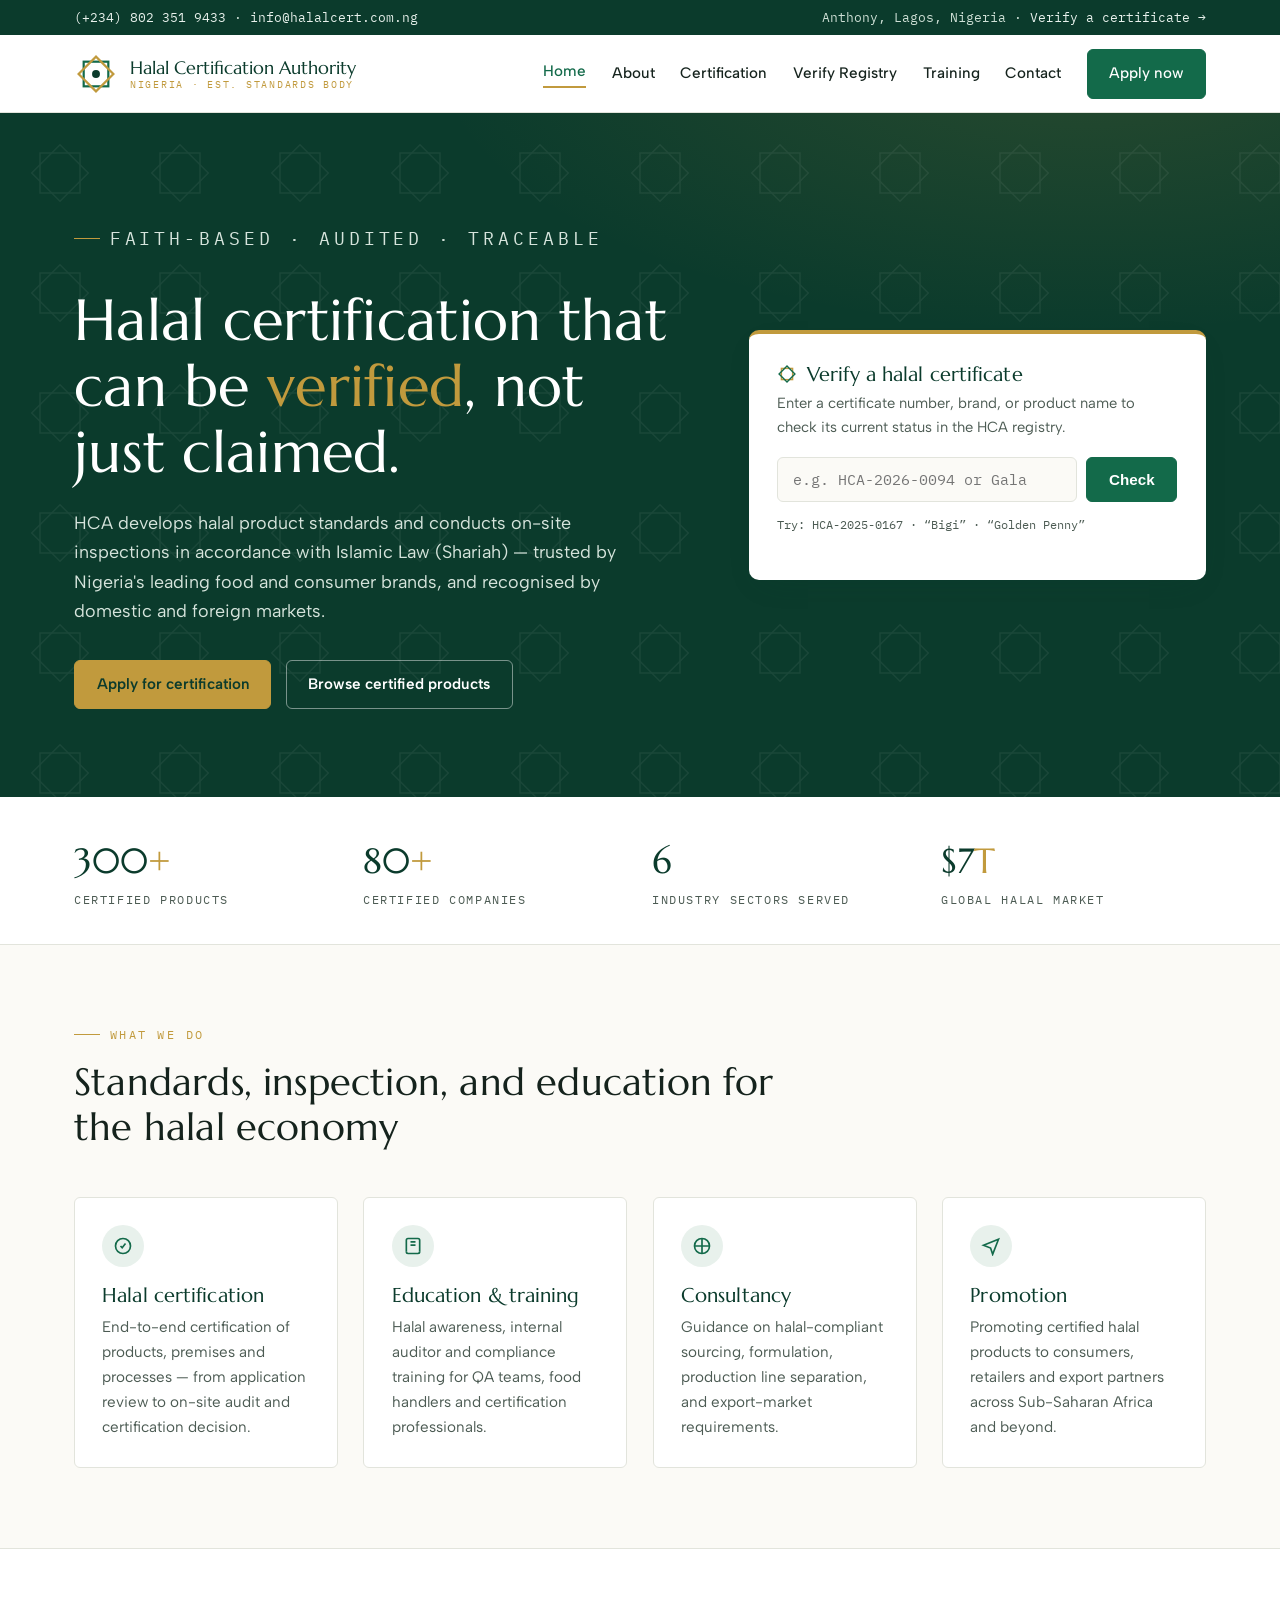
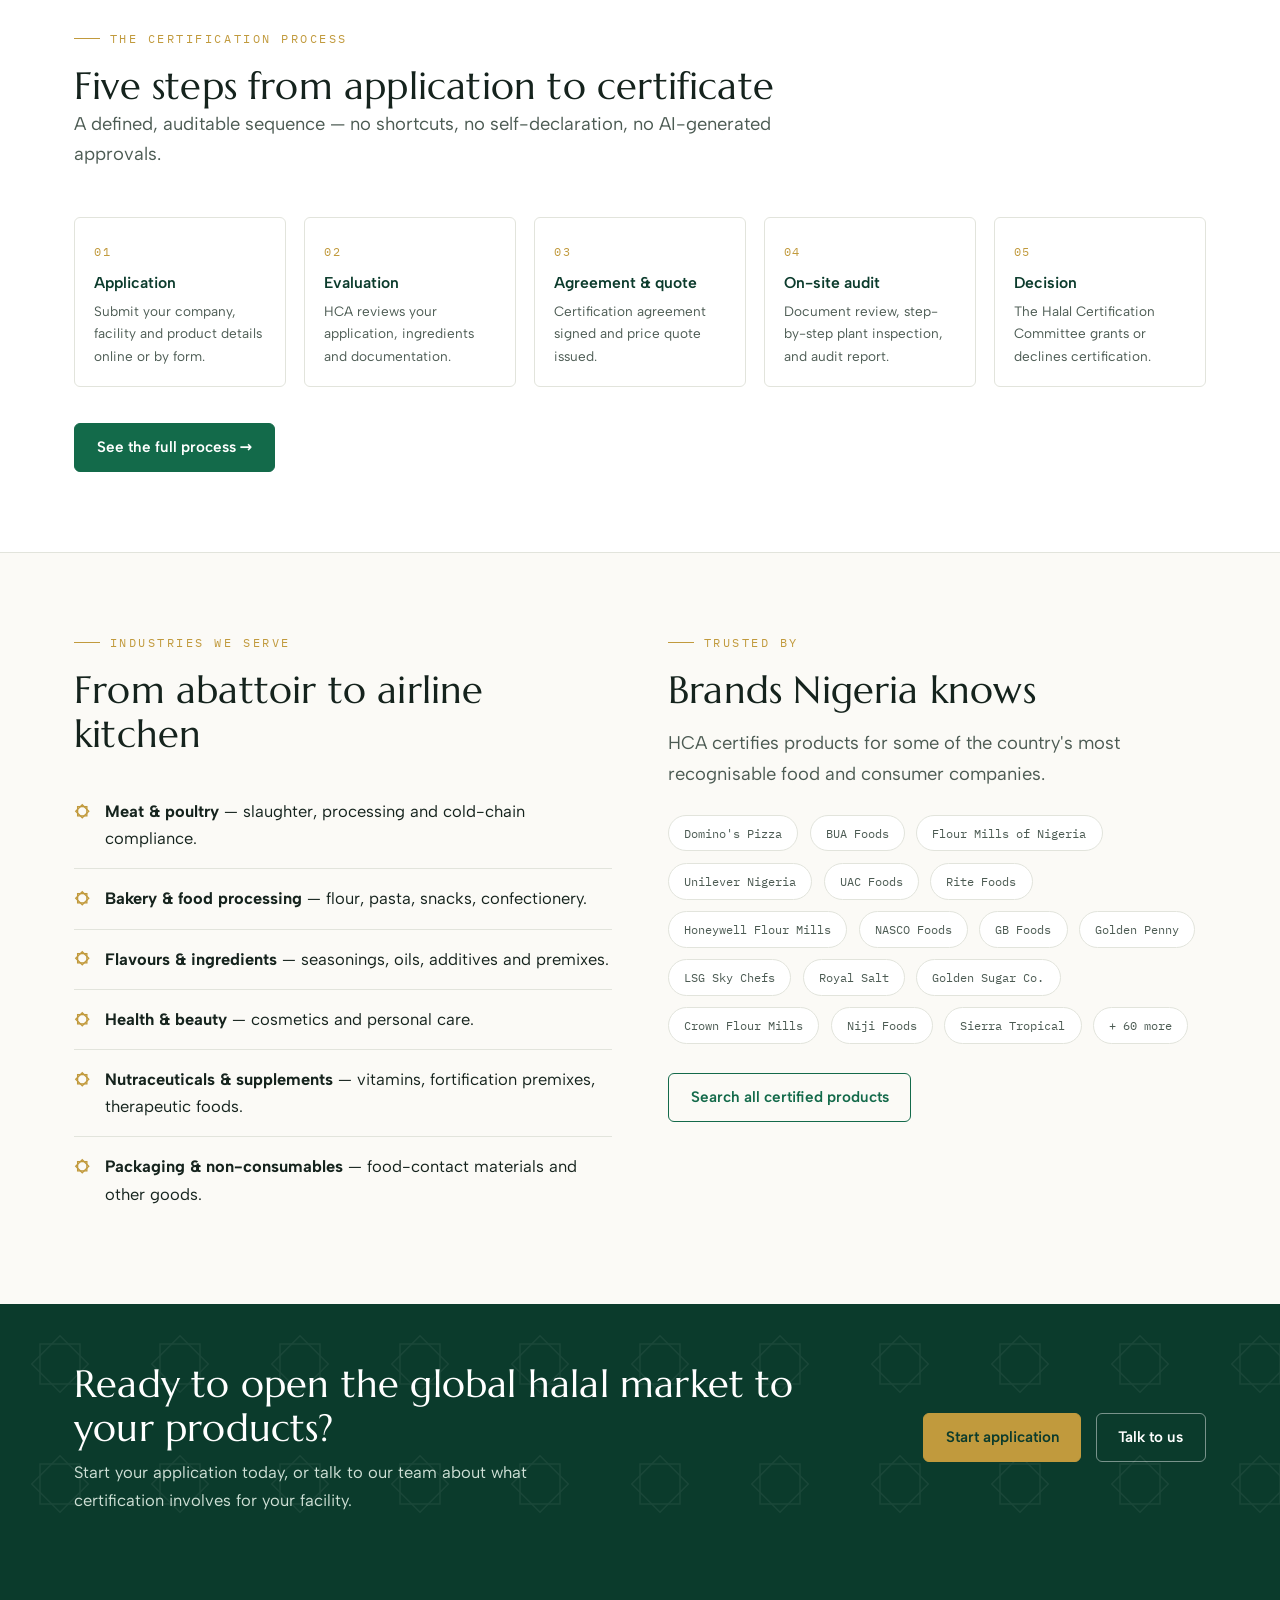
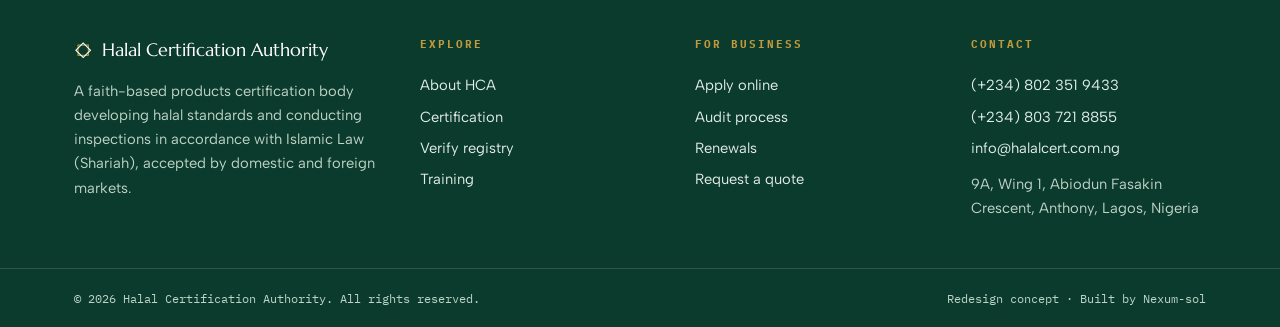
<file: index.html>
<!DOCTYPE html>
<html lang="en">
<head>
<meta charset="UTF-8">
<meta name="viewport" content="width=device-width, initial-scale=1">
<title>Halal Certification Authority — Halal Certification in Nigeria You Can Verify</title>
<meta name="description" content="Halal Certification Authority (HCA) is Nigeria's faith-based halal certification body. Apply for halal certification, verify a certificate, and explore 300+ certified products from brands like Domino's Pizza, BUA Foods and Flour Mills of Nigeria.">
<link rel="preconnect" href="https://fonts.googleapis.com">
<link rel="preconnect" href="https://fonts.gstatic.com" crossorigin>
<link href="https://fonts.googleapis.com/css2?family=Marcellus&family=Albert+Sans:wght@400;500;600;700&family=IBM+Plex+Mono:wght@400;500&display=swap" rel="stylesheet">
<link rel="stylesheet" href="styles.css">
</head>
<body>

<div class="topbar">
  <div class="wrap">
    <div><a href="tel:+2348023519433">(+234) 802 351 9433</a> · <a href="mailto:info@halalcert.com.ng">info@halalcert.com.ng</a></div>
    <div>Anthony, Lagos, Nigeria · <a href="verify.html">Verify a certificate →</a></div>
  </div>
</div>

<header class="site">
  <div class="wrap">
    <a class="brand" href="index.html" aria-label="Halal Certification Authority home">
      <svg class="mark" viewBox="0 0 100 100" aria-hidden="true">
        <rect x="22" y="22" width="56" height="56" fill="none" stroke="#136A4A" stroke-width="5"/>
        <rect x="22" y="22" width="56" height="56" fill="none" stroke="#C19A3D" stroke-width="5" transform="rotate(45 50 50)"/>
        <circle cx="50" cy="50" r="9" fill="#0B3B2C"/>
      </svg>
      <span class="name">Halal Certification Authority<small>Nigeria · Est. Standards Body</small></span>
    </a>
    <button id="navToggle" aria-expanded="false" aria-controls="mainNav" aria-label="Menu">☰</button>
    <nav class="main" id="mainNav">
      <a href="index.html" aria-current="page">Home</a>
      <a href="about.html">About</a>
      <a href="certification.html">Certification</a>
      <a href="verify.html">Verify Registry</a>
      <a href="training.html">Training</a>
      <a href="contact.html">Contact</a>
      <a class="btn" href="certification.html#apply">Apply now</a>
    </nav>
  </div>
</header>

<section class="hero">
  <svg class="pattern" aria-hidden="true" width="100%" height="100%">
    <defs>
      <pattern id="stars" width="120" height="120" patternUnits="userSpaceOnUse">
        <rect x="40" y="40" width="40" height="40" fill="none" stroke="#fff" stroke-width="1.5"/>
        <rect x="40" y="40" width="40" height="40" fill="none" stroke="#fff" stroke-width="1.5" transform="rotate(45 60 60)"/>
      </pattern>
    </defs>
    <rect width="100%" height="100%" fill="url(#stars)"/>
  </svg>
  <div class="wrap">
    <div>
      <p class="eyebrow">Faith-based · Audited · Traceable</p>
      <h1>Halal certification that can be <em>verified</em>, not just claimed.</h1>
      <p>HCA develops halal product standards and conducts on-site inspections in accordance with Islamic Law (Shariah) — trusted by Nigeria's leading food and consumer brands, and recognised by domestic and foreign markets.</p>
      <div class="actions">
        <a class="btn gold" href="certification.html#apply">Apply for certification</a>
        <a class="btn ghost" href="verify.html">Browse certified products</a>
      </div>
    </div>
    <div class="verify-card">
      <h3>
        <svg class="star" viewBox="0 0 100 100" width="20" height="20" aria-hidden="true"><rect x="22" y="22" width="56" height="56" fill="none" stroke="#C19A3D" stroke-width="7"/><rect x="22" y="22" width="56" height="56" fill="none" stroke="#136A4A" stroke-width="7" transform="rotate(45 50 50)"/></svg>
        Verify a halal certificate
      </h3>
      <p>Enter a certificate number, brand, or product name to check its current status in the HCA registry.</p>
      <form id="verifyForm">
        <input id="verifyInput" type="text" placeholder="e.g. HCA-2026-0094 or Gala" aria-label="Certificate number, brand or product">
        <button class="btn" type="submit">Check</button>
      </form>
      <div class="result-panel" id="verifyResult" aria-live="polite"></div>
      <p class="hint">Try: HCA-2025-0167 · “Bigi” · “Golden Penny”</p>
    </div>
  </div>
</section>

<div class="stats">
  <div class="wrap">
    <div class="stat"><div class="n">300<span>+</span></div><div class="l">Certified products</div></div>
    <div class="stat"><div class="n">80<span>+</span></div><div class="l">Certified companies</div></div>
    <div class="stat"><div class="n">6</div><div class="l">Industry sectors served</div></div>
    <div class="stat"><div class="n">$7<span>T</span></div><div class="l">Global halal market</div></div>
  </div>
</div>

<section class="block">
  <div class="wrap">
    <div class="sect-head">
      <p class="eyebrow">What we do</p>
      <h2>Standards, inspection, and education for the halal economy</h2>
    </div>
    <div class="grid4">
      <div class="card">
        <div class="ic"><svg width="20" height="20" viewBox="0 0 24 24" fill="none" stroke="currentColor" stroke-width="2"><path d="M9 12l2 2 4-5"/><circle cx="12" cy="12" r="9"/></svg></div>
        <h3>Halal certification</h3>
        <p>End-to-end certification of products, premises and processes — from application review to on-site audit and certification decision.</p>
      </div>
      <div class="card">
        <div class="ic"><svg width="20" height="20" viewBox="0 0 24 24" fill="none" stroke="currentColor" stroke-width="2"><path d="M4 19V5a2 2 0 012-2h12a2 2 0 012 2v14"/><path d="M4 19a2 2 0 002 2h12a2 2 0 002-2"/><path d="M9 7h6M9 11h6"/></svg></div>
        <h3>Education &amp; training</h3>
        <p>Halal awareness, internal auditor and compliance training for QA teams, food handlers and certification professionals.</p>
      </div>
      <div class="card">
        <div class="ic"><svg width="20" height="20" viewBox="0 0 24 24" fill="none" stroke="currentColor" stroke-width="2"><path d="M12 3v18M3 12h18"/><circle cx="12" cy="12" r="9"/></svg></div>
        <h3>Consultancy</h3>
        <p>Guidance on halal-compliant sourcing, formulation, production line separation, and export-market requirements.</p>
      </div>
      <div class="card">
        <div class="ic"><svg width="20" height="20" viewBox="0 0 24 24" fill="none" stroke="currentColor" stroke-width="2"><path d="M3 11l18-7-7 18-2.5-7.5L3 11z"/></svg></div>
        <h3>Promotion</h3>
        <p>Promoting certified halal products to consumers, retailers and export partners across Sub-Saharan Africa and beyond.</p>
      </div>
    </div>
  </div>
</section>

<section class="block tint">
  <div class="wrap">
    <div class="sect-head">
      <p class="eyebrow">The certification process</p>
      <h2>Five steps from application to certificate</h2>
      <p class="lead">A defined, auditable sequence — no shortcuts, no self-declaration, no AI-generated approvals.</p>
    </div>
    <div class="steps">
      <div class="step"><h4>Application</h4><p>Submit your company, facility and product details online or by form.</p></div>
      <div class="step"><h4>Evaluation</h4><p>HCA reviews your application, ingredients and documentation.</p></div>
      <div class="step"><h4>Agreement &amp; quote</h4><p>Certification agreement signed and price quote issued.</p></div>
      <div class="step"><h4>On-site audit</h4><p>Document review, step-by-step plant inspection, and audit report.</p></div>
      <div class="step"><h4>Decision</h4><p>The Halal Certification Committee grants or declines certification.</p></div>
    </div>
    <div style="margin-top:2.2rem"><a class="btn" href="certification.html">See the full process →</a></div>
  </div>
</section>

<section class="block">
  <div class="wrap">
    <div class="grid2" style="align-items:start;gap:3.5rem">
      <div>
        <p class="eyebrow">Industries we serve</p>
        <h2>From abattoir to airline kitchen</h2>
        <ul class="list-rule" style="margin-top:1.6rem">
          <li><svg class="star" viewBox="0 0 100 100" width="16" height="16"><rect x="22" y="22" width="56" height="56" fill="none" stroke="currentColor" stroke-width="8"/><rect x="22" y="22" width="56" height="56" fill="none" stroke="currentColor" stroke-width="8" transform="rotate(45 50 50)"/></svg><div><strong>Meat &amp; poultry</strong> — slaughter, processing and cold-chain compliance.</div></li>
          <li><svg class="star" viewBox="0 0 100 100" width="16" height="16"><rect x="22" y="22" width="56" height="56" fill="none" stroke="currentColor" stroke-width="8"/><rect x="22" y="22" width="56" height="56" fill="none" stroke="currentColor" stroke-width="8" transform="rotate(45 50 50)"/></svg><div><strong>Bakery &amp; food processing</strong> — flour, pasta, snacks, confectionery.</div></li>
          <li><svg class="star" viewBox="0 0 100 100" width="16" height="16"><rect x="22" y="22" width="56" height="56" fill="none" stroke="currentColor" stroke-width="8"/><rect x="22" y="22" width="56" height="56" fill="none" stroke="currentColor" stroke-width="8" transform="rotate(45 50 50)"/></svg><div><strong>Flavours &amp; ingredients</strong> — seasonings, oils, additives and premixes.</div></li>
          <li><svg class="star" viewBox="0 0 100 100" width="16" height="16"><rect x="22" y="22" width="56" height="56" fill="none" stroke="currentColor" stroke-width="8"/><rect x="22" y="22" width="56" height="56" fill="none" stroke="currentColor" stroke-width="8" transform="rotate(45 50 50)"/></svg><div><strong>Health &amp; beauty</strong> — cosmetics and personal care.</div></li>
          <li><svg class="star" viewBox="0 0 100 100" width="16" height="16"><rect x="22" y="22" width="56" height="56" fill="none" stroke="currentColor" stroke-width="8"/><rect x="22" y="22" width="56" height="56" fill="none" stroke="currentColor" stroke-width="8" transform="rotate(45 50 50)"/></svg><div><strong>Nutraceuticals &amp; supplements</strong> — vitamins, fortification premixes, therapeutic foods.</div></li>
          <li><svg class="star" viewBox="0 0 100 100" width="16" height="16"><rect x="22" y="22" width="56" height="56" fill="none" stroke="currentColor" stroke-width="8"/><rect x="22" y="22" width="56" height="56" fill="none" stroke="currentColor" stroke-width="8" transform="rotate(45 50 50)"/></svg><div><strong>Packaging &amp; non-consumables</strong> — food-contact materials and other goods.</div></li>
        </ul>
      </div>
      <div>
        <p class="eyebrow">Trusted by</p>
        <h2>Brands Nigeria knows</h2>
        <p class="lead" style="margin:1rem 0 1.6rem">HCA certifies products for some of the country's most recognisable food and consumer companies.</p>
        <div class="logo-wall">
          <span>Domino's Pizza</span><span>BUA Foods</span><span>Flour Mills of Nigeria</span>
          <span>Unilever Nigeria</span><span>UAC Foods</span><span>Rite Foods</span>
          <span>Honeywell Flour Mills</span><span>NASCO Foods</span><span>GB Foods</span>
          <span>Golden Penny</span><span>LSG Sky Chefs</span><span>Royal Salt</span>
          <span>Golden Sugar Co.</span><span>Crown Flour Mills</span><span>Niji Foods</span>
          <span>Sierra Tropical</span><span>+ 60 more</span>
        </div>
        <div style="margin-top:1.8rem"><a class="btn outline" href="verify.html">Search all certified products</a></div>
      </div>
    </div>
  </div>
</section>

<section class="cta-band">
  <svg class="pattern" aria-hidden="true" width="100%" height="100%">
    <defs>
      <pattern id="stars2" width="120" height="120" patternUnits="userSpaceOnUse">
        <rect x="40" y="40" width="40" height="40" fill="none" stroke="#fff" stroke-width="1.5"/>
        <rect x="40" y="40" width="40" height="40" fill="none" stroke="#fff" stroke-width="1.5" transform="rotate(45 60 60)"/>
      </pattern>
    </defs>
    <rect width="100%" height="100%" fill="url(#stars2)"/>
  </svg>
  <div class="wrap">
    <div>
      <h2>Ready to open the global halal market to your products?</h2>
      <p>Start your application today, or talk to our team about what certification involves for your facility.</p>
    </div>
    <div class="actions" style="display:flex;gap:.9rem;flex-wrap:wrap">
      <a class="btn gold" href="certification.html#apply">Start application</a>
      <a class="btn ghost" href="contact.html">Talk to us</a>
    </div>
  </div>
</section>

<footer class="site">
  <div class="wrap">
    <div>
      <div class="brandline">
        <svg class="star" viewBox="0 0 100 100" width="22" height="22"><rect x="22" y="22" width="56" height="56" fill="none" stroke="#C19A3D" stroke-width="6"/><rect x="22" y="22" width="56" height="56" fill="none" stroke="#fff" stroke-width="6" transform="rotate(45 50 50)"/></svg>
        Halal Certification Authority
      </div>
      <p>A faith-based products certification body developing halal standards and conducting inspections in accordance with Islamic Law (Shariah), accepted by domestic and foreign markets.</p>
    </div>
    <div>
      <h4>Explore</h4>
      <a href="about.html">About HCA</a>
      <a href="certification.html">Certification</a>
      <a href="verify.html">Verify registry</a>
      <a href="training.html">Training</a>
    </div>
    <div>
      <h4>For business</h4>
      <a href="certification.html#apply">Apply online</a>
      <a href="certification.html#process">Audit process</a>
      <a href="certification.html#renewal">Renewals</a>
      <a href="contact.html">Request a quote</a>
    </div>
    <div>
      <h4>Contact</h4>
      <a href="tel:+2348023519433">(+234) 802 351 9433</a>
      <a href="tel:+2348037218855">(+234) 803 721 8855</a>
      <a href="mailto:info@halalcert.com.ng">info@halalcert.com.ng</a>
      <p style="margin-top:.5rem">9A, Wing 1, Abiodun Fasakin Crescent, Anthony, Lagos, Nigeria</p>
    </div>
  </div>
  <div class="legal">
    <div class="wrap">
      <span>© <span data-year>2026</span> Halal Certification Authority. All rights reserved.</span>
      <span>Redesign concept · Built by Nexum-sol</span>
    </div>
  </div>
</footer>

<script src="main.js"></script>
</body>
</html>
</file>
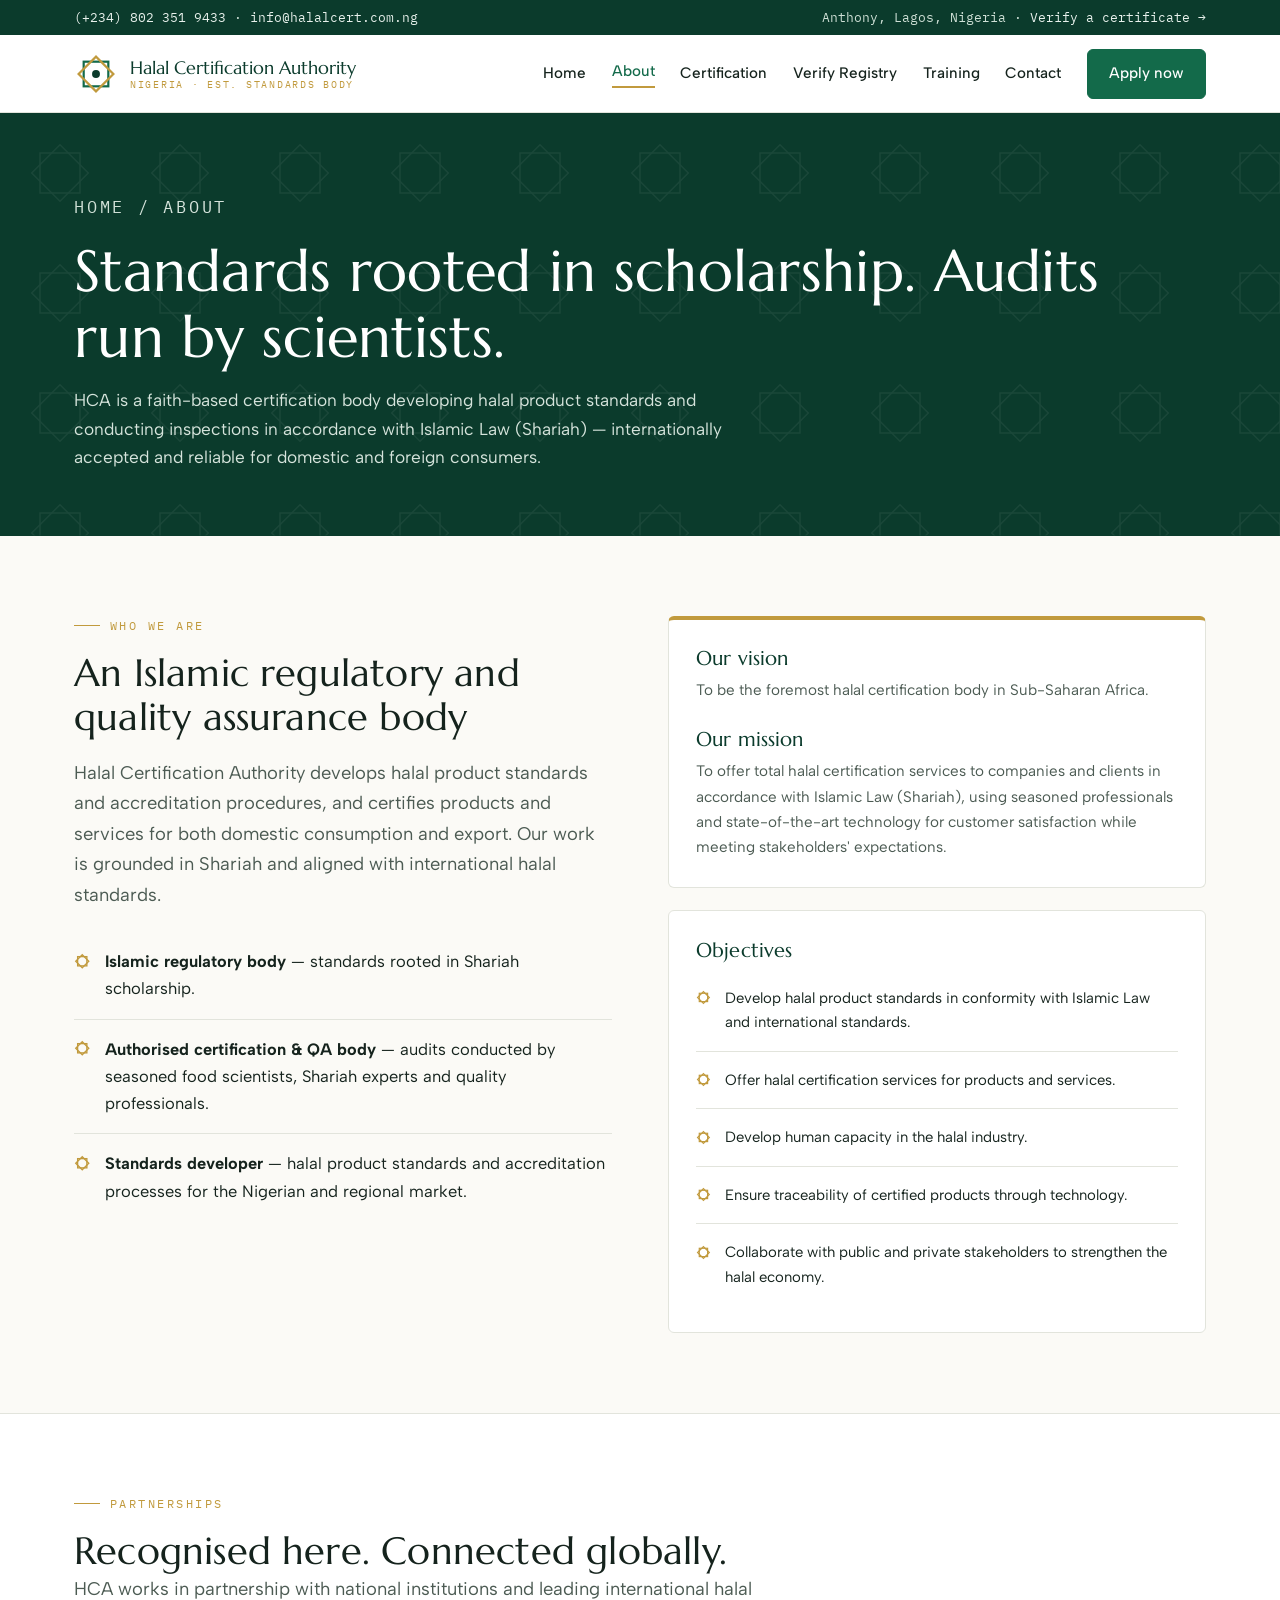
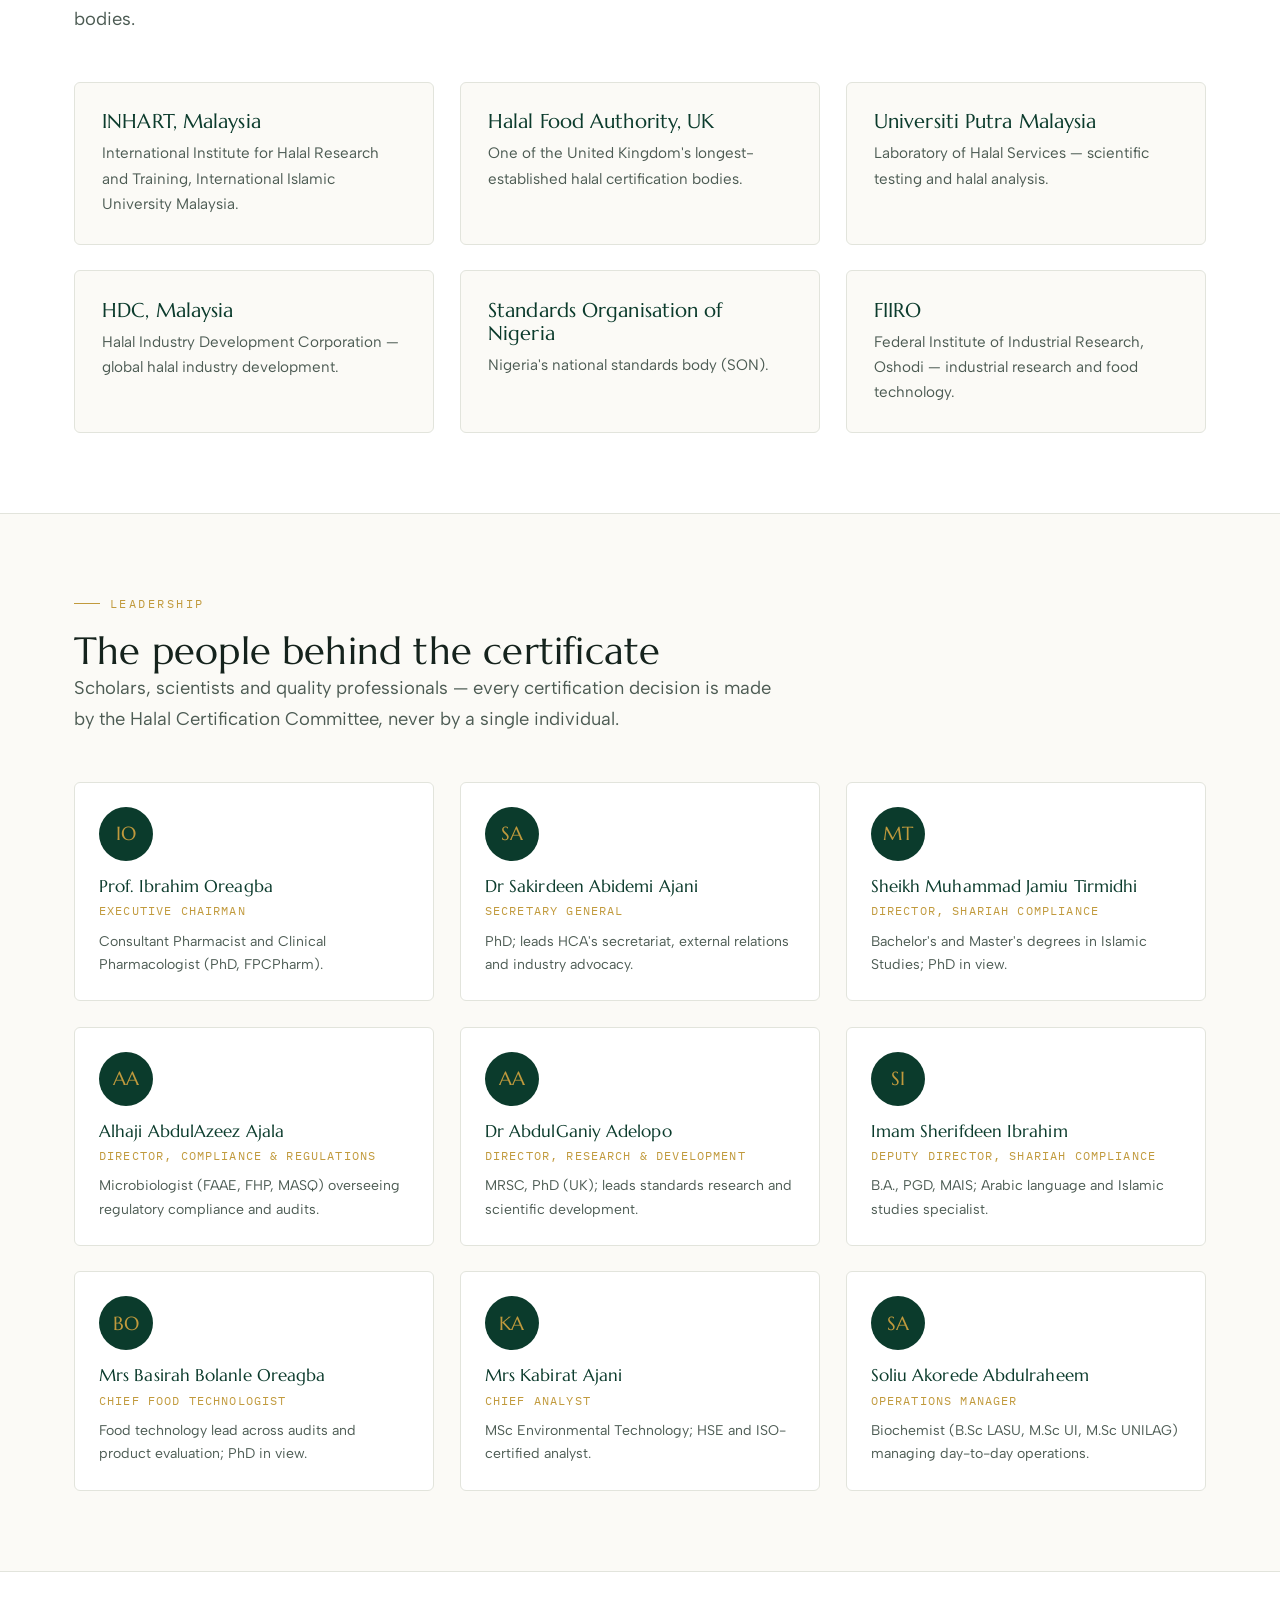
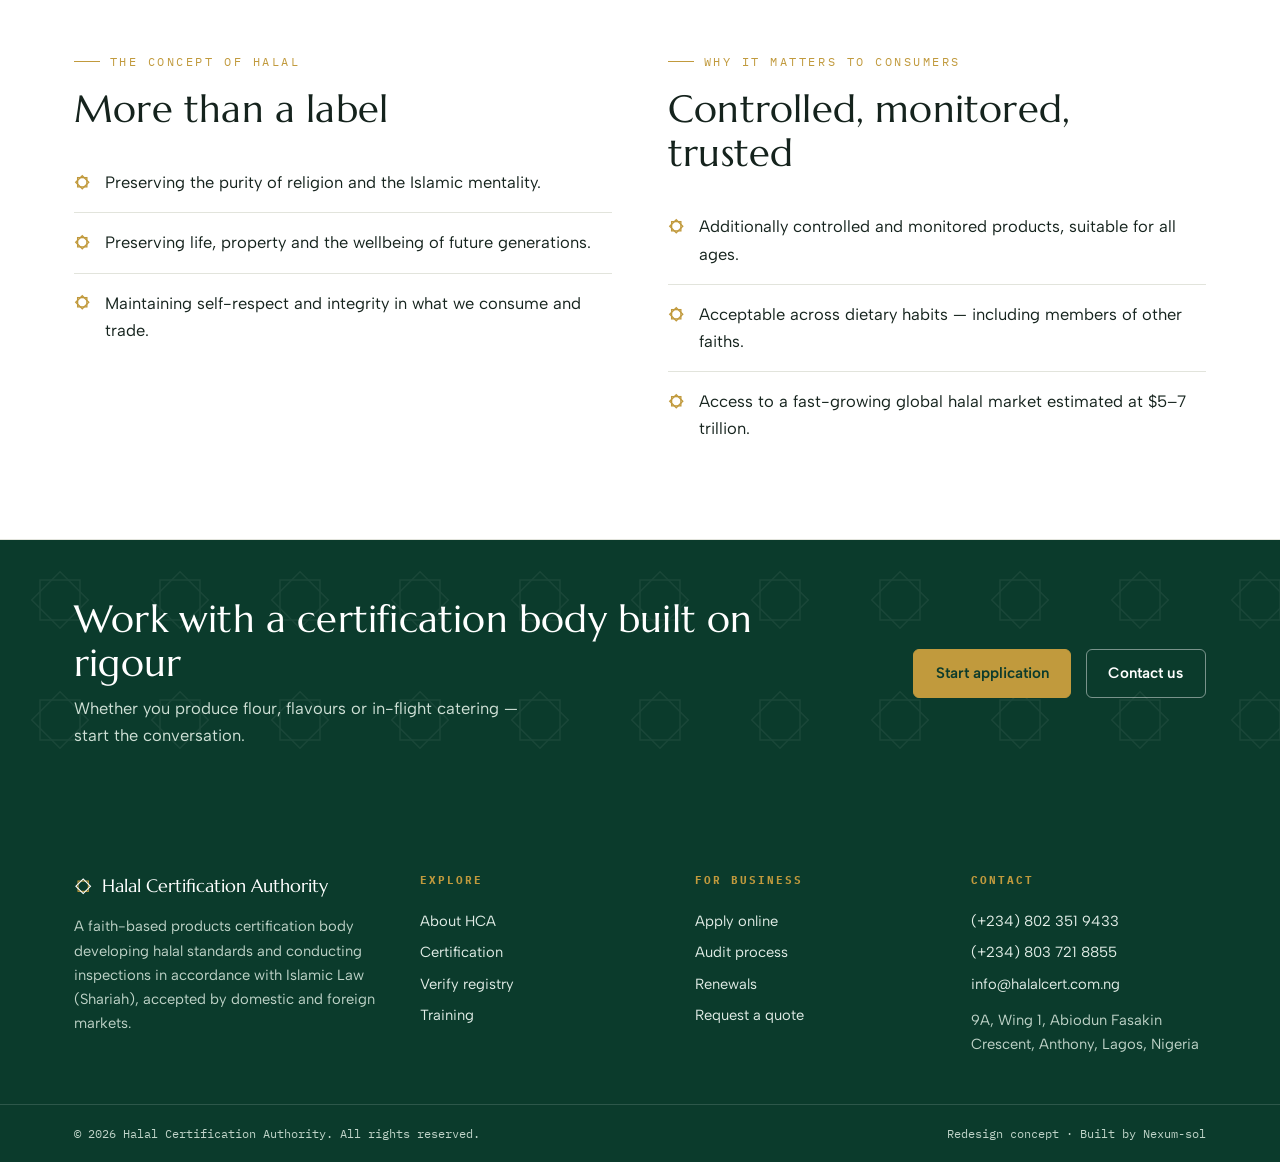
<file: about.html>
<!DOCTYPE html>
<html lang="en">
<head>
<meta charset="UTF-8">
<meta name="viewport" content="width=device-width, initial-scale=1">
<title>About — Halal Certification Authority</title>
<meta name="description" content="Who HCA is: an Islamic regulatory and quality assurance body developing halal standards in Nigeria, with international partnerships and a leadership team of scholars and scientists.">
<link rel="preconnect" href="https://fonts.googleapis.com">
<link rel="preconnect" href="https://fonts.gstatic.com" crossorigin>
<link href="https://fonts.googleapis.com/css2?family=Marcellus&family=Albert+Sans:wght@400;500;600;700&family=IBM+Plex+Mono:wght@400;500&display=swap" rel="stylesheet">
<link rel="stylesheet" href="styles.css">
</head>
<body>
<div class="topbar">
  <div class="wrap">
    <div><a href="tel:+2348023519433">(+234) 802 351 9433</a> · <a href="mailto:info@halalcert.com.ng">info@halalcert.com.ng</a></div>
    <div>Anthony, Lagos, Nigeria · <a href="verify.html">Verify a certificate →</a></div>
  </div>
</div>

<header class="site">
  <div class="wrap">
    <a class="brand" href="index.html" aria-label="Halal Certification Authority home">
      <svg class="mark" viewBox="0 0 100 100" aria-hidden="true">
        <rect x="22" y="22" width="56" height="56" fill="none" stroke="#136A4A" stroke-width="5"/>
        <rect x="22" y="22" width="56" height="56" fill="none" stroke="#C19A3D" stroke-width="5" transform="rotate(45 50 50)"/>
        <circle cx="50" cy="50" r="9" fill="#0B3B2C"/>
      </svg>
      <span class="name">Halal Certification Authority<small>Nigeria · Est. Standards Body</small></span>
    </a>
    <button id="navToggle" aria-expanded="false" aria-controls="mainNav" aria-label="Menu">☰</button>
    <nav class="main" id="mainNav">
      <a href="index.html">Home</a>
      <a href="about.html" aria-current="page">About</a>
      <a href="certification.html">Certification</a>
      <a href="verify.html">Verify Registry</a>
      <a href="training.html">Training</a>
      <a href="contact.html">Contact</a>
      <a class="btn" href="certification.html#apply">Apply now</a>
    </nav>
  </div>
</header>
<section class="page-hero">
  <svg class="pattern" aria-hidden="true" width="100%" height="100%">
    <defs>
      <pattern id="stars" width="120" height="120" patternUnits="userSpaceOnUse">
        <rect x="40" y="40" width="40" height="40" fill="none" stroke="#fff" stroke-width="1.5"/>
        <rect x="40" y="40" width="40" height="40" fill="none" stroke="#fff" stroke-width="1.5" transform="rotate(45 60 60)"/>
      </pattern>
    </defs>
    <rect width="100%" height="100%" fill="url(#stars)"/>
  </svg>
  <div class="wrap">
    <p class="crumb"><a href="index.html">Home</a> / About</p>
    <h1>Standards rooted in scholarship. Audits run by scientists.</h1>
    <p>HCA is a faith-based certification body developing halal product standards and conducting inspections in accordance with Islamic Law (Shariah) — internationally accepted and reliable for domestic and foreign consumers.</p>
  </div>
</section>

<section class="block">
  <div class="wrap">
    <div class="grid2" style="gap:3.5rem;align-items:start">
      <div>
        <p class="eyebrow">Who we are</p>
        <h2>An Islamic regulatory and quality assurance body</h2>
        <p class="lead" style="margin-top:1.2rem">Halal Certification Authority develops halal product standards and accreditation procedures, and certifies products and services for both domestic consumption and export. Our work is grounded in Shariah and aligned with international halal standards.</p>
        <ul class="list-rule" style="margin-top:1.4rem">
          <li><svg class="star" viewBox="0 0 100 100" width="16" height="16"><rect x="22" y="22" width="56" height="56" fill="none" stroke="currentColor" stroke-width="8"/><rect x="22" y="22" width="56" height="56" fill="none" stroke="currentColor" stroke-width="8" transform="rotate(45 50 50)"/></svg><div><strong>Islamic regulatory body</strong> — standards rooted in Shariah scholarship.</div></li>
          <li><svg class="star" viewBox="0 0 100 100" width="16" height="16"><rect x="22" y="22" width="56" height="56" fill="none" stroke="currentColor" stroke-width="8"/><rect x="22" y="22" width="56" height="56" fill="none" stroke="currentColor" stroke-width="8" transform="rotate(45 50 50)"/></svg><div><strong>Authorised certification &amp; QA body</strong> — audits conducted by seasoned food scientists, Shariah experts and quality professionals.</div></li>
          <li><svg class="star" viewBox="0 0 100 100" width="16" height="16"><rect x="22" y="22" width="56" height="56" fill="none" stroke="currentColor" stroke-width="8"/><rect x="22" y="22" width="56" height="56" fill="none" stroke="currentColor" stroke-width="8" transform="rotate(45 50 50)"/></svg><div><strong>Standards developer</strong> — halal product standards and accreditation processes for the Nigerian and regional market.</div></li>
        </ul>
      </div>
      <div>
        <div class="card" style="border-top:4px solid var(--gold)">
          <h3>Our vision</h3>
          <p style="margin-top:.4rem">To be the foremost halal certification body in Sub-Saharan Africa.</p>
          <h3 style="margin-top:1.6rem">Our mission</h3>
          <p style="margin-top:.4rem">To offer total halal certification services to companies and clients in accordance with Islamic Law (Shariah), using seasoned professionals and state-of-the-art technology for customer satisfaction while meeting stakeholders' expectations.</p>
        </div>
        <div class="card" style="margin-top:1.4rem">
          <h3>Objectives</h3>
          <ul class="list-rule" style="font-size:.93rem">
            <li><svg class="star" viewBox="0 0 100 100" width="16" height="16"><rect x="22" y="22" width="56" height="56" fill="none" stroke="currentColor" stroke-width="8"/><rect x="22" y="22" width="56" height="56" fill="none" stroke="currentColor" stroke-width="8" transform="rotate(45 50 50)"/></svg><div>Develop halal product standards in conformity with Islamic Law and international standards.</div></li>
            <li><svg class="star" viewBox="0 0 100 100" width="16" height="16"><rect x="22" y="22" width="56" height="56" fill="none" stroke="currentColor" stroke-width="8"/><rect x="22" y="22" width="56" height="56" fill="none" stroke="currentColor" stroke-width="8" transform="rotate(45 50 50)"/></svg><div>Offer halal certification services for products and services.</div></li>
            <li><svg class="star" viewBox="0 0 100 100" width="16" height="16"><rect x="22" y="22" width="56" height="56" fill="none" stroke="currentColor" stroke-width="8"/><rect x="22" y="22" width="56" height="56" fill="none" stroke="currentColor" stroke-width="8" transform="rotate(45 50 50)"/></svg><div>Develop human capacity in the halal industry.</div></li>
            <li><svg class="star" viewBox="0 0 100 100" width="16" height="16"><rect x="22" y="22" width="56" height="56" fill="none" stroke="currentColor" stroke-width="8"/><rect x="22" y="22" width="56" height="56" fill="none" stroke="currentColor" stroke-width="8" transform="rotate(45 50 50)"/></svg><div>Ensure traceability of certified products through technology.</div></li>
            <li><svg class="star" viewBox="0 0 100 100" width="16" height="16"><rect x="22" y="22" width="56" height="56" fill="none" stroke="currentColor" stroke-width="8"/><rect x="22" y="22" width="56" height="56" fill="none" stroke="currentColor" stroke-width="8" transform="rotate(45 50 50)"/></svg><div>Collaborate with public and private stakeholders to strengthen the halal economy.</div></li>
          </ul>
        </div>
      </div>
    </div>
  </div>
</section>

<section class="block tint">
  <div class="wrap">
    <div class="sect-head">
      <p class="eyebrow">Partnerships</p>
      <h2>Recognised here. Connected globally.</h2>
      <p class="lead">HCA works in partnership with national institutions and leading international halal bodies.</p>
    </div>
    <div class="grid3">
      <div class="card"><h3>INHART, Malaysia</h3><p>International Institute for Halal Research and Training, International Islamic University Malaysia.</p></div>
      <div class="card"><h3>Halal Food Authority, UK</h3><p>One of the United Kingdom's longest-established halal certification bodies.</p></div>
      <div class="card"><h3>Universiti Putra Malaysia</h3><p>Laboratory of Halal Services — scientific testing and halal analysis.</p></div>
      <div class="card"><h3>HDC, Malaysia</h3><p>Halal Industry Development Corporation — global halal industry development.</p></div>
      <div class="card"><h3>Standards Organisation of Nigeria</h3><p>Nigeria's national standards body (SON).</p></div>
      <div class="card"><h3>FIIRO</h3><p>Federal Institute of Industrial Research, Oshodi — industrial research and food technology.</p></div>
    </div>
  </div>
</section>

<section class="block">
  <div class="wrap">
    <div class="sect-head">
      <p class="eyebrow">Leadership</p>
      <h2>The people behind the certificate</h2>
      <p class="lead">Scholars, scientists and quality professionals — every certification decision is made by the Halal Certification Committee, never by a single individual.</p>
    </div>
    <div class="team">
      <div class="member"><div class="init">IO</div><h3>Prof. Ibrahim Oreagba</h3><div class="role">Executive Chairman</div><p>Consultant Pharmacist and Clinical Pharmacologist (PhD, FPCPharm).</p></div>
      <div class="member"><div class="init">SA</div><h3>Dr Sakirdeen Abidemi Ajani</h3><div class="role">Secretary General</div><p>PhD; leads HCA's secretariat, external relations and industry advocacy.</p></div>
      <div class="member"><div class="init">MT</div><h3>Sheikh Muhammad Jamiu Tirmidhi</h3><div class="role">Director, Shariah Compliance</div><p>Bachelor's and Master's degrees in Islamic Studies; PhD in view.</p></div>
      <div class="member"><div class="init">AA</div><h3>Alhaji AbdulAzeez Ajala</h3><div class="role">Director, Compliance &amp; Regulations</div><p>Microbiologist (FAAE, FHP, MASQ) overseeing regulatory compliance and audits.</p></div>
      <div class="member"><div class="init">AA</div><h3>Dr AbdulGaniy Adelopo</h3><div class="role">Director, Research &amp; Development</div><p>MRSC, PhD (UK); leads standards research and scientific development.</p></div>
      <div class="member"><div class="init">SI</div><h3>Imam Sherifdeen Ibrahim</h3><div class="role">Deputy Director, Shariah Compliance</div><p>B.A., PGD, MAIS; Arabic language and Islamic studies specialist.</p></div>
      <div class="member"><div class="init">BO</div><h3>Mrs Basirah Bolanle Oreagba</h3><div class="role">Chief Food Technologist</div><p>Food technology lead across audits and product evaluation; PhD in view.</p></div>
      <div class="member"><div class="init">KA</div><h3>Mrs Kabirat Ajani</h3><div class="role">Chief Analyst</div><p>MSc Environmental Technology; HSE and ISO-certified analyst.</p></div>
      <div class="member"><div class="init">SA</div><h3>Soliu Akorede Abdulraheem</h3><div class="role">Operations Manager</div><p>Biochemist (B.Sc LASU, M.Sc UI, M.Sc UNILAG) managing day-to-day operations.</p></div>
    </div>
  </div>
</section>

<section class="block tint">
  <div class="wrap">
    <div class="grid2" style="gap:3.5rem">
      <div>
        <p class="eyebrow">The concept of halal</p>
        <h2>More than a label</h2>
        <ul class="list-rule" style="margin-top:1.4rem">
          <li><svg class="star" viewBox="0 0 100 100" width="16" height="16"><rect x="22" y="22" width="56" height="56" fill="none" stroke="currentColor" stroke-width="8"/><rect x="22" y="22" width="56" height="56" fill="none" stroke="currentColor" stroke-width="8" transform="rotate(45 50 50)"/></svg><div>Preserving the purity of religion and the Islamic mentality.</div></li>
          <li><svg class="star" viewBox="0 0 100 100" width="16" height="16"><rect x="22" y="22" width="56" height="56" fill="none" stroke="currentColor" stroke-width="8"/><rect x="22" y="22" width="56" height="56" fill="none" stroke="currentColor" stroke-width="8" transform="rotate(45 50 50)"/></svg><div>Preserving life, property and the wellbeing of future generations.</div></li>
          <li><svg class="star" viewBox="0 0 100 100" width="16" height="16"><rect x="22" y="22" width="56" height="56" fill="none" stroke="currentColor" stroke-width="8"/><rect x="22" y="22" width="56" height="56" fill="none" stroke="currentColor" stroke-width="8" transform="rotate(45 50 50)"/></svg><div>Maintaining self-respect and integrity in what we consume and trade.</div></li>
        </ul>
      </div>
      <div>
        <p class="eyebrow">Why it matters to consumers</p>
        <h2>Controlled, monitored, trusted</h2>
        <ul class="list-rule" style="margin-top:1.4rem">
          <li><svg class="star" viewBox="0 0 100 100" width="16" height="16"><rect x="22" y="22" width="56" height="56" fill="none" stroke="currentColor" stroke-width="8"/><rect x="22" y="22" width="56" height="56" fill="none" stroke="currentColor" stroke-width="8" transform="rotate(45 50 50)"/></svg><div>Additionally controlled and monitored products, suitable for all ages.</div></li>
          <li><svg class="star" viewBox="0 0 100 100" width="16" height="16"><rect x="22" y="22" width="56" height="56" fill="none" stroke="currentColor" stroke-width="8"/><rect x="22" y="22" width="56" height="56" fill="none" stroke="currentColor" stroke-width="8" transform="rotate(45 50 50)"/></svg><div>Acceptable across dietary habits — including members of other faiths.</div></li>
          <li><svg class="star" viewBox="0 0 100 100" width="16" height="16"><rect x="22" y="22" width="56" height="56" fill="none" stroke="currentColor" stroke-width="8"/><rect x="22" y="22" width="56" height="56" fill="none" stroke="currentColor" stroke-width="8" transform="rotate(45 50 50)"/></svg><div>Access to a fast-growing global halal market estimated at $5–7 trillion.</div></li>
        </ul>
      </div>
    </div>
  </div>
</section>

<section class="cta-band">
  <svg class="pattern" aria-hidden="true" width="100%" height="100%"><rect width="100%" height="100%" fill="url(#stars)"/></svg>
  <div class="wrap">
    <div>
      <h2>Work with a certification body built on rigour</h2>
      <p>Whether you produce flour, flavours or in-flight catering — start the conversation.</p>
    </div>
    <div style="display:flex;gap:.9rem;flex-wrap:wrap">
      <a class="btn gold" href="certification.html#apply">Start application</a>
      <a class="btn ghost" href="contact.html">Contact us</a>
    </div>
  </div>
</section>
<footer class="site">
  <div class="wrap">
    <div>
      <div class="brandline">
        <svg class="star" viewBox="0 0 100 100" width="22" height="22"><rect x="22" y="22" width="56" height="56" fill="none" stroke="#C19A3D" stroke-width="6"/><rect x="22" y="22" width="56" height="56" fill="none" stroke="#fff" stroke-width="6" transform="rotate(45 50 50)"/></svg>
        Halal Certification Authority
      </div>
      <p>A faith-based products certification body developing halal standards and conducting inspections in accordance with Islamic Law (Shariah), accepted by domestic and foreign markets.</p>
    </div>
    <div>
      <h4>Explore</h4>
      <a href="about.html">About HCA</a>
      <a href="certification.html">Certification</a>
      <a href="verify.html">Verify registry</a>
      <a href="training.html">Training</a>
    </div>
    <div>
      <h4>For business</h4>
      <a href="certification.html#apply">Apply online</a>
      <a href="certification.html#process">Audit process</a>
      <a href="certification.html#renewal">Renewals</a>
      <a href="contact.html">Request a quote</a>
    </div>
    <div>
      <h4>Contact</h4>
      <a href="tel:+2348023519433">(+234) 802 351 9433</a>
      <a href="tel:+2348037218855">(+234) 803 721 8855</a>
      <a href="mailto:info@halalcert.com.ng">info@halalcert.com.ng</a>
      <p style="margin-top:.5rem">9A, Wing 1, Abiodun Fasakin Crescent, Anthony, Lagos, Nigeria</p>
    </div>
  </div>
  <div class="legal">
    <div class="wrap">
      <span>© <span data-year>2026</span> Halal Certification Authority. All rights reserved.</span>
      <span>Redesign concept · Built by Nexum-sol</span>
    </div>
  </div>
</footer>

<script src="main.js"></script>
</body>
</html>
</file>
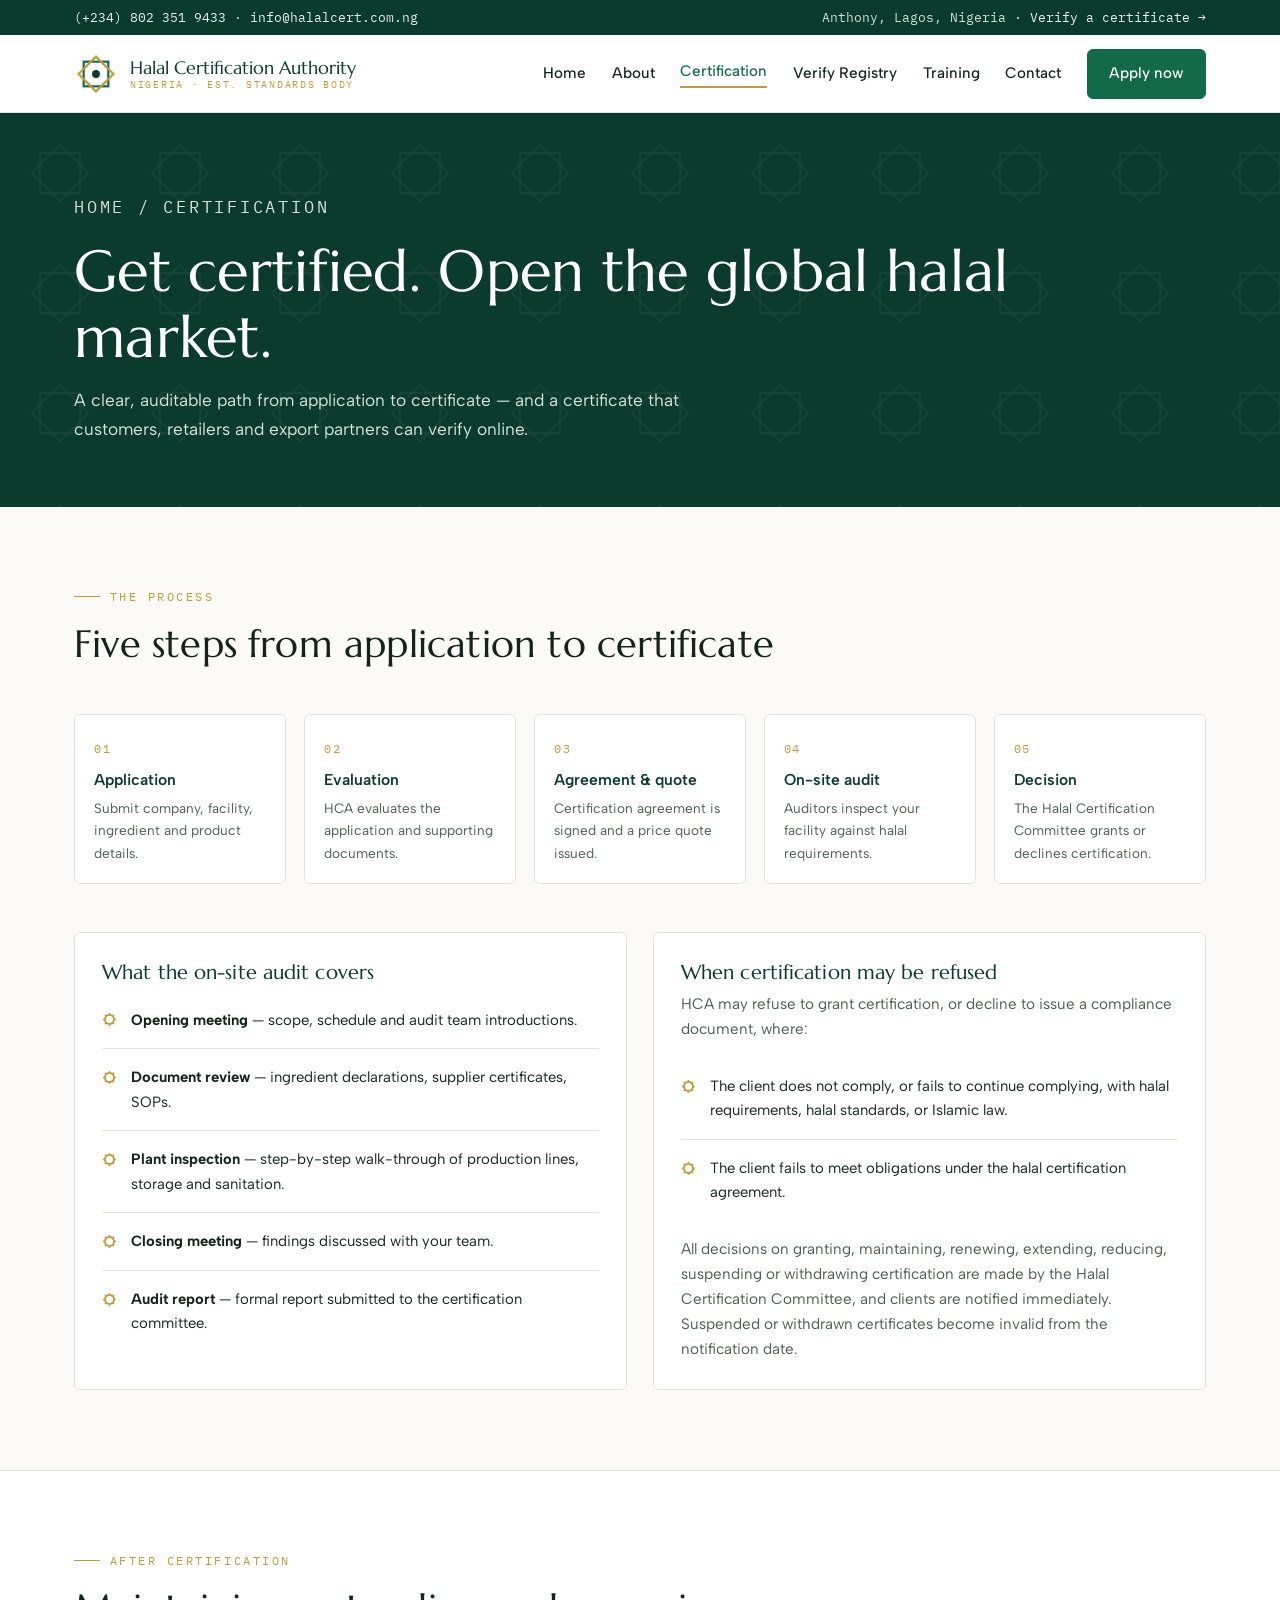
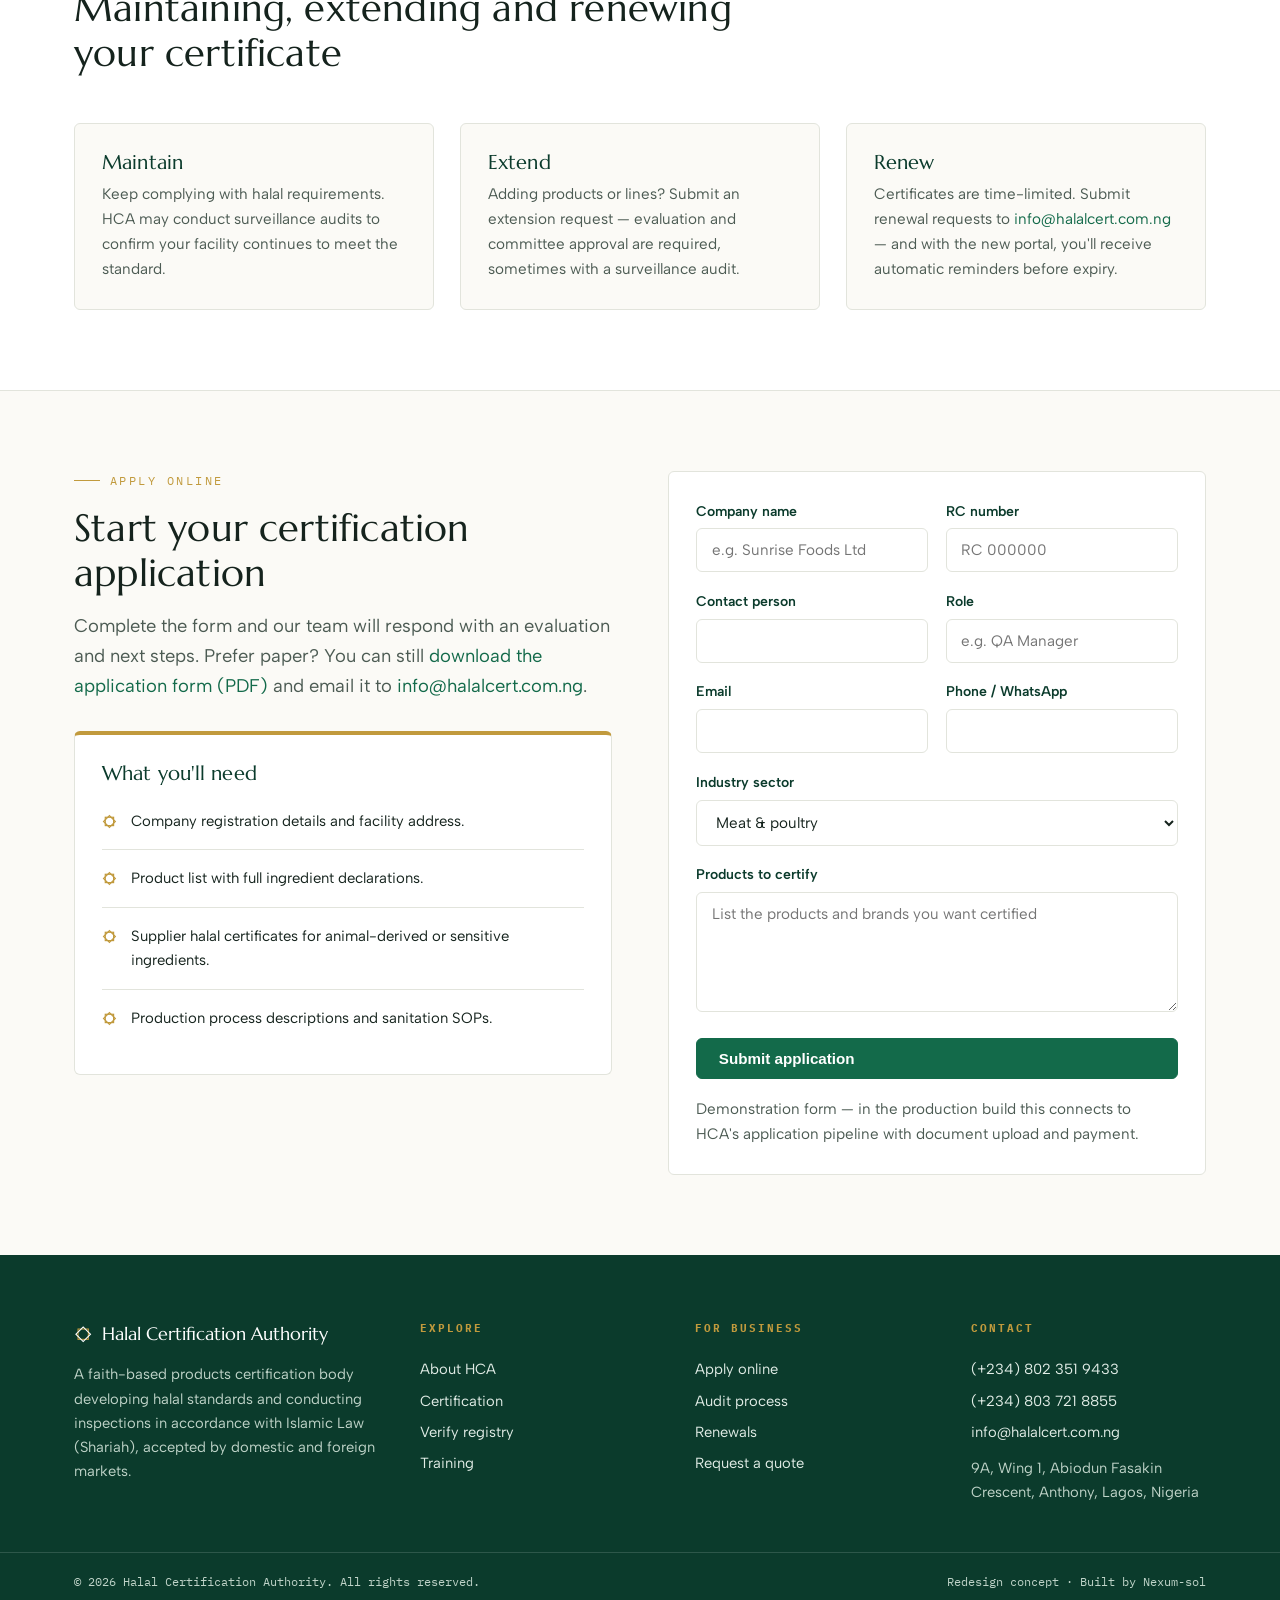
<file: certification.html>
<!DOCTYPE html>
<html lang="en">
<head>
<meta charset="UTF-8">
<meta name="viewport" content="width=device-width, initial-scale=1">
<title>Certification — Apply for Halal Certification | HCA</title>
<meta name="description" content="How to get halal certified in Nigeria with HCA: the five-step process, on-site audit, renewal policy, and online application.">
<link rel="preconnect" href="https://fonts.googleapis.com">
<link rel="preconnect" href="https://fonts.gstatic.com" crossorigin>
<link href="https://fonts.googleapis.com/css2?family=Marcellus&family=Albert+Sans:wght@400;500;600;700&family=IBM+Plex+Mono:wght@400;500&display=swap" rel="stylesheet">
<link rel="stylesheet" href="styles.css">
</head>
<body>
<div class="topbar">
  <div class="wrap">
    <div><a href="tel:+2348023519433">(+234) 802 351 9433</a> · <a href="mailto:info@halalcert.com.ng">info@halalcert.com.ng</a></div>
    <div>Anthony, Lagos, Nigeria · <a href="verify.html">Verify a certificate →</a></div>
  </div>
</div>

<header class="site">
  <div class="wrap">
    <a class="brand" href="index.html" aria-label="Halal Certification Authority home">
      <svg class="mark" viewBox="0 0 100 100" aria-hidden="true">
        <rect x="22" y="22" width="56" height="56" fill="none" stroke="#136A4A" stroke-width="5"/>
        <rect x="22" y="22" width="56" height="56" fill="none" stroke="#C19A3D" stroke-width="5" transform="rotate(45 50 50)"/>
        <circle cx="50" cy="50" r="9" fill="#0B3B2C"/>
      </svg>
      <span class="name">Halal Certification Authority<small>Nigeria · Est. Standards Body</small></span>
    </a>
    <button id="navToggle" aria-expanded="false" aria-controls="mainNav" aria-label="Menu">☰</button>
    <nav class="main" id="mainNav">
      <a href="index.html">Home</a>
      <a href="about.html">About</a>
      <a href="certification.html" aria-current="page">Certification</a>
      <a href="verify.html">Verify Registry</a>
      <a href="training.html">Training</a>
      <a href="contact.html">Contact</a>
      <a class="btn" href="certification.html#apply">Apply now</a>
    </nav>
  </div>
</header>
<section class="page-hero">
  <svg class="pattern" aria-hidden="true" width="100%" height="100%">
    <defs>
      <pattern id="stars" width="120" height="120" patternUnits="userSpaceOnUse">
        <rect x="40" y="40" width="40" height="40" fill="none" stroke="#fff" stroke-width="1.5"/>
        <rect x="40" y="40" width="40" height="40" fill="none" stroke="#fff" stroke-width="1.5" transform="rotate(45 60 60)"/>
      </pattern>
    </defs>
    <rect width="100%" height="100%" fill="url(#stars)"/>
  </svg>
  <div class="wrap">
    <p class="crumb"><a href="index.html">Home</a> / Certification</p>
    <h1>Get certified. Open the global halal market.</h1>
    <p>A clear, auditable path from application to certificate — and a certificate that customers, retailers and export partners can verify online.</p>
  </div>
</section>

<section class="block" id="process">
  <div class="wrap">
    <div class="sect-head">
      <p class="eyebrow">The process</p>
      <h2>Five steps from application to certificate</h2>
    </div>
    <div class="steps">
      <div class="step"><h4>Application</h4><p>Submit company, facility, ingredient and product details.</p></div>
      <div class="step"><h4>Evaluation</h4><p>HCA evaluates the application and supporting documents.</p></div>
      <div class="step"><h4>Agreement &amp; quote</h4><p>Certification agreement is signed and a price quote issued.</p></div>
      <div class="step"><h4>On-site audit</h4><p>Auditors inspect your facility against halal requirements.</p></div>
      <div class="step"><h4>Decision</h4><p>The Halal Certification Committee grants or declines certification.</p></div>
    </div>

    <div class="grid2" style="margin-top:3rem;gap:1.6rem">
      <div class="card">
        <h3>What the on-site audit covers</h3>
        <ul class="list-rule" style="font-size:.93rem">
          <li><svg class="star" viewBox="0 0 100 100" width="16" height="16"><rect x="22" y="22" width="56" height="56" fill="none" stroke="currentColor" stroke-width="8"/><rect x="22" y="22" width="56" height="56" fill="none" stroke="currentColor" stroke-width="8" transform="rotate(45 50 50)"/></svg><div><strong>Opening meeting</strong> — scope, schedule and audit team introductions.</div></li>
          <li><svg class="star" viewBox="0 0 100 100" width="16" height="16"><rect x="22" y="22" width="56" height="56" fill="none" stroke="currentColor" stroke-width="8"/><rect x="22" y="22" width="56" height="56" fill="none" stroke="currentColor" stroke-width="8" transform="rotate(45 50 50)"/></svg><div><strong>Document review</strong> — ingredient declarations, supplier certificates, SOPs.</div></li>
          <li><svg class="star" viewBox="0 0 100 100" width="16" height="16"><rect x="22" y="22" width="56" height="56" fill="none" stroke="currentColor" stroke-width="8"/><rect x="22" y="22" width="56" height="56" fill="none" stroke="currentColor" stroke-width="8" transform="rotate(45 50 50)"/></svg><div><strong>Plant inspection</strong> — step-by-step walk-through of production lines, storage and sanitation.</div></li>
          <li><svg class="star" viewBox="0 0 100 100" width="16" height="16"><rect x="22" y="22" width="56" height="56" fill="none" stroke="currentColor" stroke-width="8"/><rect x="22" y="22" width="56" height="56" fill="none" stroke="currentColor" stroke-width="8" transform="rotate(45 50 50)"/></svg><div><strong>Closing meeting</strong> — findings discussed with your team.</div></li>
          <li><svg class="star" viewBox="0 0 100 100" width="16" height="16"><rect x="22" y="22" width="56" height="56" fill="none" stroke="currentColor" stroke-width="8"/><rect x="22" y="22" width="56" height="56" fill="none" stroke="currentColor" stroke-width="8" transform="rotate(45 50 50)"/></svg><div><strong>Audit report</strong> — formal report submitted to the certification committee.</div></li>
        </ul>
      </div>
      <div class="card">
        <h3>When certification may be refused</h3>
        <p style="margin:.4rem 0 1rem">HCA may refuse to grant certification, or decline to issue a compliance document, where:</p>
        <ul class="list-rule" style="font-size:.93rem">
          <li><svg class="star" viewBox="0 0 100 100" width="16" height="16"><rect x="22" y="22" width="56" height="56" fill="none" stroke="currentColor" stroke-width="8"/><rect x="22" y="22" width="56" height="56" fill="none" stroke="currentColor" stroke-width="8" transform="rotate(45 50 50)"/></svg><div>The client does not comply, or fails to continue complying, with halal requirements, halal standards, or Islamic law.</div></li>
          <li><svg class="star" viewBox="0 0 100 100" width="16" height="16"><rect x="22" y="22" width="56" height="56" fill="none" stroke="currentColor" stroke-width="8"/><rect x="22" y="22" width="56" height="56" fill="none" stroke="currentColor" stroke-width="8" transform="rotate(45 50 50)"/></svg><div>The client fails to meet obligations under the halal certification agreement.</div></li>
        </ul>
        <p class="form-note" style="margin-top:1rem">All decisions on granting, maintaining, renewing, extending, reducing, suspending or withdrawing certification are made by the Halal Certification Committee, and clients are notified immediately. Suspended or withdrawn certificates become invalid from the notification date.</p>
      </div>
    </div>
  </div>
</section>

<section class="block tint" id="renewal">
  <div class="wrap">
    <div class="sect-head">
      <p class="eyebrow">After certification</p>
      <h2>Maintaining, extending and renewing your certificate</h2>
    </div>
    <div class="grid3">
      <div class="card"><h3>Maintain</h3><p>Keep complying with halal requirements. HCA may conduct surveillance audits to confirm your facility continues to meet the standard.</p></div>
      <div class="card"><h3>Extend</h3><p>Adding products or lines? Submit an extension request — evaluation and committee approval are required, sometimes with a surveillance audit.</p></div>
      <div class="card"><h3>Renew</h3><p>Certificates are time-limited. Submit renewal requests to <a href="mailto:info@halalcert.com.ng">info@halalcert.com.ng</a> — and with the new portal, you'll receive automatic reminders before expiry.</p></div>
    </div>
  </div>
</section>

<section class="block" id="apply">
  <div class="wrap">
    <div class="grid2" style="gap:3.5rem;align-items:start">
      <div>
        <p class="eyebrow">Apply online</p>
        <h2>Start your certification application</h2>
        <p class="lead" style="margin-top:1rem">Complete the form and our team will respond with an evaluation and next steps. Prefer paper? You can still <a href="https://halalcert.com.ng/new/wp-content/uploads/2025/08/APPLICATION-FORM-FOR-HALAL-SUPERVISION-AND-CERTIFICATION-HCA001-1-1.pdf">download the application form (PDF)</a> and email it to <a href="mailto:info@halalcert.com.ng">info@halalcert.com.ng</a>.</p>
        <div class="card" style="margin-top:1.8rem;border-top:4px solid var(--gold)">
          <h3>What you'll need</h3>
          <ul class="list-rule" style="font-size:.93rem">
            <li><svg class="star" viewBox="0 0 100 100" width="16" height="16"><rect x="22" y="22" width="56" height="56" fill="none" stroke="currentColor" stroke-width="8"/><rect x="22" y="22" width="56" height="56" fill="none" stroke="currentColor" stroke-width="8" transform="rotate(45 50 50)"/></svg><div>Company registration details and facility address.</div></li>
            <li><svg class="star" viewBox="0 0 100 100" width="16" height="16"><rect x="22" y="22" width="56" height="56" fill="none" stroke="currentColor" stroke-width="8"/><rect x="22" y="22" width="56" height="56" fill="none" stroke="currentColor" stroke-width="8" transform="rotate(45 50 50)"/></svg><div>Product list with full ingredient declarations.</div></li>
            <li><svg class="star" viewBox="0 0 100 100" width="16" height="16"><rect x="22" y="22" width="56" height="56" fill="none" stroke="currentColor" stroke-width="8"/><rect x="22" y="22" width="56" height="56" fill="none" stroke="currentColor" stroke-width="8" transform="rotate(45 50 50)"/></svg><div>Supplier halal certificates for animal-derived or sensitive ingredients.</div></li>
            <li><svg class="star" viewBox="0 0 100 100" width="16" height="16"><rect x="22" y="22" width="56" height="56" fill="none" stroke="currentColor" stroke-width="8"/><rect x="22" y="22" width="56" height="56" fill="none" stroke="currentColor" stroke-width="8" transform="rotate(45 50 50)"/></svg><div>Production process descriptions and sanitation SOPs.</div></li>
          </ul>
        </div>
      </div>
      <div class="card">
        <form class="std" onsubmit="event.preventDefault(); this.innerHTML='<h3>Application received</h3><p style=\'margin-top:.6rem\'>Thank you. Our certification team will review your details and contact you within 3 working days.</p>';">
          <div class="row">
            <div><label for="aCompany">Company name</label><input id="aCompany" required placeholder="e.g. Sunrise Foods Ltd"></div>
            <div><label for="aRC">RC number</label><input id="aRC" placeholder="RC 000000"></div>
          </div>
          <div class="row">
            <div><label for="aName">Contact person</label><input id="aName" required></div>
            <div><label for="aRole">Role</label><input id="aRole" placeholder="e.g. QA Manager"></div>
          </div>
          <div class="row">
            <div><label for="aEmail">Email</label><input id="aEmail" type="email" required></div>
            <div><label for="aPhone">Phone / WhatsApp</label><input id="aPhone" type="tel" required></div>
          </div>
          <div>
            <label for="aIndustry">Industry sector</label>
            <select id="aIndustry">
              <option>Meat &amp; poultry</option><option>Bakery &amp; food processing</option>
              <option>Flavours &amp; ingredients</option><option>Health &amp; beauty</option>
              <option>Nutraceuticals &amp; supplements</option><option>Beverages</option>
              <option>Restaurants &amp; catering</option><option>Packaging &amp; non-consumables</option>
            </select>
          </div>
          <div><label for="aProducts">Products to certify</label><textarea id="aProducts" placeholder="List the products and brands you want certified"></textarea></div>
          <button class="btn" type="submit">Submit application</button>
          <p class="form-note">Demonstration form — in the production build this connects to HCA's application pipeline with document upload and payment.</p>
        </form>
      </div>
    </div>
  </div>
</section>
<footer class="site">
  <div class="wrap">
    <div>
      <div class="brandline">
        <svg class="star" viewBox="0 0 100 100" width="22" height="22"><rect x="22" y="22" width="56" height="56" fill="none" stroke="#C19A3D" stroke-width="6"/><rect x="22" y="22" width="56" height="56" fill="none" stroke="#fff" stroke-width="6" transform="rotate(45 50 50)"/></svg>
        Halal Certification Authority
      </div>
      <p>A faith-based products certification body developing halal standards and conducting inspections in accordance with Islamic Law (Shariah), accepted by domestic and foreign markets.</p>
    </div>
    <div>
      <h4>Explore</h4>
      <a href="about.html">About HCA</a>
      <a href="certification.html">Certification</a>
      <a href="verify.html">Verify registry</a>
      <a href="training.html">Training</a>
    </div>
    <div>
      <h4>For business</h4>
      <a href="certification.html#apply">Apply online</a>
      <a href="certification.html#process">Audit process</a>
      <a href="certification.html#renewal">Renewals</a>
      <a href="contact.html">Request a quote</a>
    </div>
    <div>
      <h4>Contact</h4>
      <a href="tel:+2348023519433">(+234) 802 351 9433</a>
      <a href="tel:+2348037218855">(+234) 803 721 8855</a>
      <a href="mailto:info@halalcert.com.ng">info@halalcert.com.ng</a>
      <p style="margin-top:.5rem">9A, Wing 1, Abiodun Fasakin Crescent, Anthony, Lagos, Nigeria</p>
    </div>
  </div>
  <div class="legal">
    <div class="wrap">
      <span>© <span data-year>2026</span> Halal Certification Authority. All rights reserved.</span>
      <span>Redesign concept · Built by Nexum-sol</span>
    </div>
  </div>
</footer>

<script src="main.js"></script>
</body>
</html>
</file>
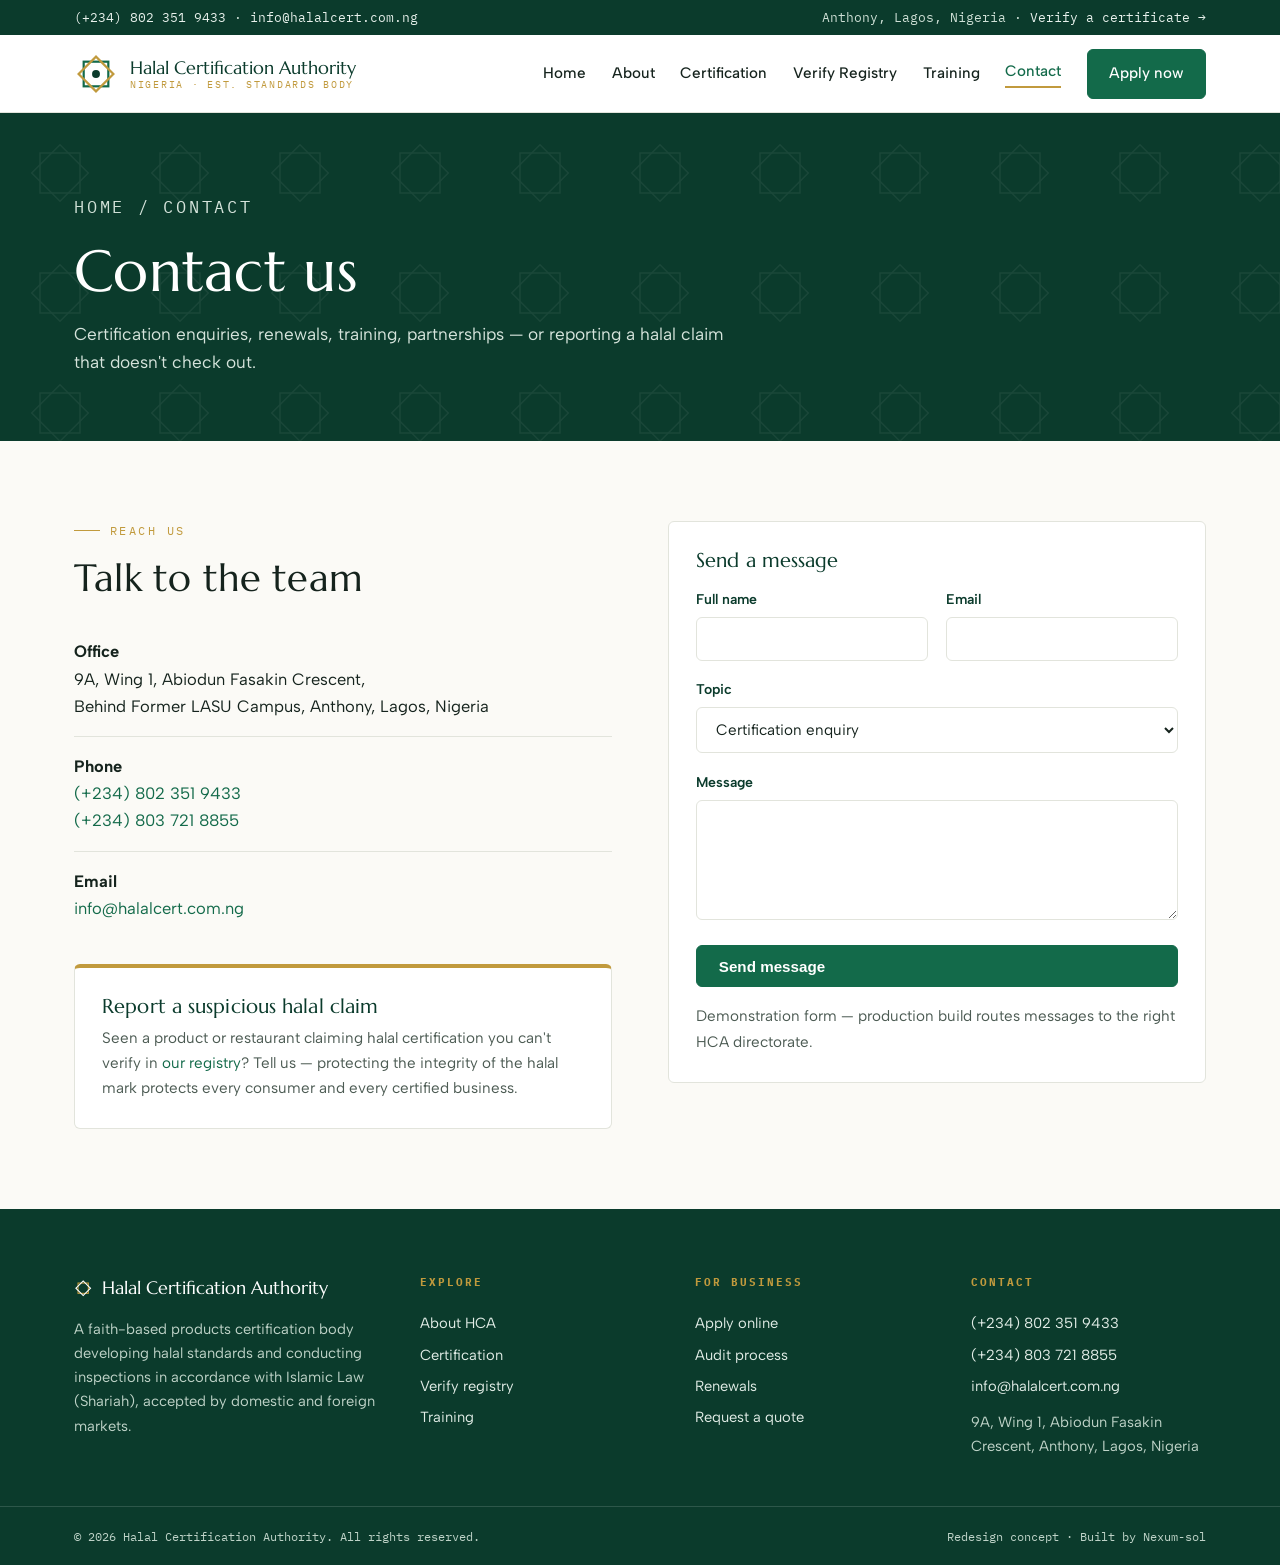
<file: contact.html>
<!DOCTYPE html>
<html lang="en">
<head>
<meta charset="UTF-8">
<meta name="viewport" content="width=device-width, initial-scale=1">
<title>Contact — Halal Certification Authority</title>
<meta name="description" content="Contact the Halal Certification Authority in Lagos, Nigeria — certification enquiries, renewals, training, and reporting suspicious halal claims.">
<link rel="preconnect" href="https://fonts.googleapis.com">
<link rel="preconnect" href="https://fonts.gstatic.com" crossorigin>
<link href="https://fonts.googleapis.com/css2?family=Marcellus&family=Albert+Sans:wght@400;500;600;700&family=IBM+Plex+Mono:wght@400;500&display=swap" rel="stylesheet">
<link rel="stylesheet" href="styles.css">
</head>
<body>
<div class="topbar">
  <div class="wrap">
    <div><a href="tel:+2348023519433">(+234) 802 351 9433</a> · <a href="mailto:info@halalcert.com.ng">info@halalcert.com.ng</a></div>
    <div>Anthony, Lagos, Nigeria · <a href="verify.html">Verify a certificate →</a></div>
  </div>
</div>

<header class="site">
  <div class="wrap">
    <a class="brand" href="index.html" aria-label="Halal Certification Authority home">
      <svg class="mark" viewBox="0 0 100 100" aria-hidden="true">
        <rect x="22" y="22" width="56" height="56" fill="none" stroke="#136A4A" stroke-width="5"/>
        <rect x="22" y="22" width="56" height="56" fill="none" stroke="#C19A3D" stroke-width="5" transform="rotate(45 50 50)"/>
        <circle cx="50" cy="50" r="9" fill="#0B3B2C"/>
      </svg>
      <span class="name">Halal Certification Authority<small>Nigeria · Est. Standards Body</small></span>
    </a>
    <button id="navToggle" aria-expanded="false" aria-controls="mainNav" aria-label="Menu">☰</button>
    <nav class="main" id="mainNav">
      <a href="index.html">Home</a>
      <a href="about.html">About</a>
      <a href="certification.html">Certification</a>
      <a href="verify.html">Verify Registry</a>
      <a href="training.html">Training</a>
      <a href="contact.html" aria-current="page">Contact</a>
      <a class="btn" href="certification.html#apply">Apply now</a>
    </nav>
  </div>
</header>
<section class="page-hero">
  <svg class="pattern" aria-hidden="true" width="100%" height="100%">
    <defs>
      <pattern id="stars" width="120" height="120" patternUnits="userSpaceOnUse">
        <rect x="40" y="40" width="40" height="40" fill="none" stroke="#fff" stroke-width="1.5"/>
        <rect x="40" y="40" width="40" height="40" fill="none" stroke="#fff" stroke-width="1.5" transform="rotate(45 60 60)"/>
      </pattern>
    </defs>
    <rect width="100%" height="100%" fill="url(#stars)"/>
  </svg>
  <div class="wrap">
    <p class="crumb"><a href="index.html">Home</a> / Contact</p>
    <h1>Contact us</h1>
    <p>Certification enquiries, renewals, training, partnerships — or reporting a halal claim that doesn't check out.</p>
  </div>
</section>

<section class="block">
  <div class="wrap">
    <div class="grid2" style="gap:3.5rem;align-items:start">
      <div>
        <p class="eyebrow">Reach us</p>
        <h2>Talk to the team</h2>
        <ul class="list-rule" style="margin-top:1.4rem">
          <li><div><strong>Office</strong><br>9A, Wing 1, Abiodun Fasakin Crescent,<br>Behind Former LASU Campus, Anthony, Lagos, Nigeria</div></li>
          <li><div><strong>Phone</strong><br><a href="tel:+2348023519433">(+234) 802 351 9433</a><br><a href="tel:+2348037218855">(+234) 803 721 8855</a></div></li>
          <li><div><strong>Email</strong><br><a href="mailto:info@halalcert.com.ng">info@halalcert.com.ng</a></div></li>
        </ul>
        <div class="card" style="margin-top:1.6rem;border-top:4px solid var(--gold)">
          <h3>Report a suspicious halal claim</h3>
          <p style="margin-top:.4rem">Seen a product or restaurant claiming halal certification you can't verify in <a href="verify.html">our registry</a>? Tell us — protecting the integrity of the halal mark protects every consumer and every certified business.</p>
        </div>
      </div>
      <div class="card">
        <h3>Send a message</h3>
        <form class="std" style="margin-top:1rem" onsubmit="event.preventDefault(); this.innerHTML='<h3>Message sent</h3><p style=\'margin-top:.6rem\'>Thank you — we typically respond within 2 working days.</p>';">
          <div class="row">
            <div><label for="cName">Full name</label><input id="cName" required></div>
            <div><label for="cEmail">Email</label><input id="cEmail" type="email" required></div>
          </div>
          <div>
            <label for="cTopic">Topic</label>
            <select id="cTopic">
              <option>Certification enquiry</option>
              <option>Renewal or extension</option>
              <option>Training</option>
              <option>Report a suspicious halal claim</option>
              <option>Partnership / media</option>
              <option>Other</option>
            </select>
          </div>
          <div><label for="cMsg">Message</label><textarea id="cMsg" required></textarea></div>
          <button class="btn" type="submit">Send message</button>
          <p class="form-note">Demonstration form — production build routes messages to the right HCA directorate.</p>
        </form>
      </div>
    </div>
  </div>
</section>
<footer class="site">
  <div class="wrap">
    <div>
      <div class="brandline">
        <svg class="star" viewBox="0 0 100 100" width="22" height="22"><rect x="22" y="22" width="56" height="56" fill="none" stroke="#C19A3D" stroke-width="6"/><rect x="22" y="22" width="56" height="56" fill="none" stroke="#fff" stroke-width="6" transform="rotate(45 50 50)"/></svg>
        Halal Certification Authority
      </div>
      <p>A faith-based products certification body developing halal standards and conducting inspections in accordance with Islamic Law (Shariah), accepted by domestic and foreign markets.</p>
    </div>
    <div>
      <h4>Explore</h4>
      <a href="about.html">About HCA</a>
      <a href="certification.html">Certification</a>
      <a href="verify.html">Verify registry</a>
      <a href="training.html">Training</a>
    </div>
    <div>
      <h4>For business</h4>
      <a href="certification.html#apply">Apply online</a>
      <a href="certification.html#process">Audit process</a>
      <a href="certification.html#renewal">Renewals</a>
      <a href="contact.html">Request a quote</a>
    </div>
    <div>
      <h4>Contact</h4>
      <a href="tel:+2348023519433">(+234) 802 351 9433</a>
      <a href="tel:+2348037218855">(+234) 803 721 8855</a>
      <a href="mailto:info@halalcert.com.ng">info@halalcert.com.ng</a>
      <p style="margin-top:.5rem">9A, Wing 1, Abiodun Fasakin Crescent, Anthony, Lagos, Nigeria</p>
    </div>
  </div>
  <div class="legal">
    <div class="wrap">
      <span>© <span data-year>2026</span> Halal Certification Authority. All rights reserved.</span>
      <span>Redesign concept · Built by Nexum-sol</span>
    </div>
  </div>
</footer>

<script src="main.js"></script>
</body>
</html>
</file>
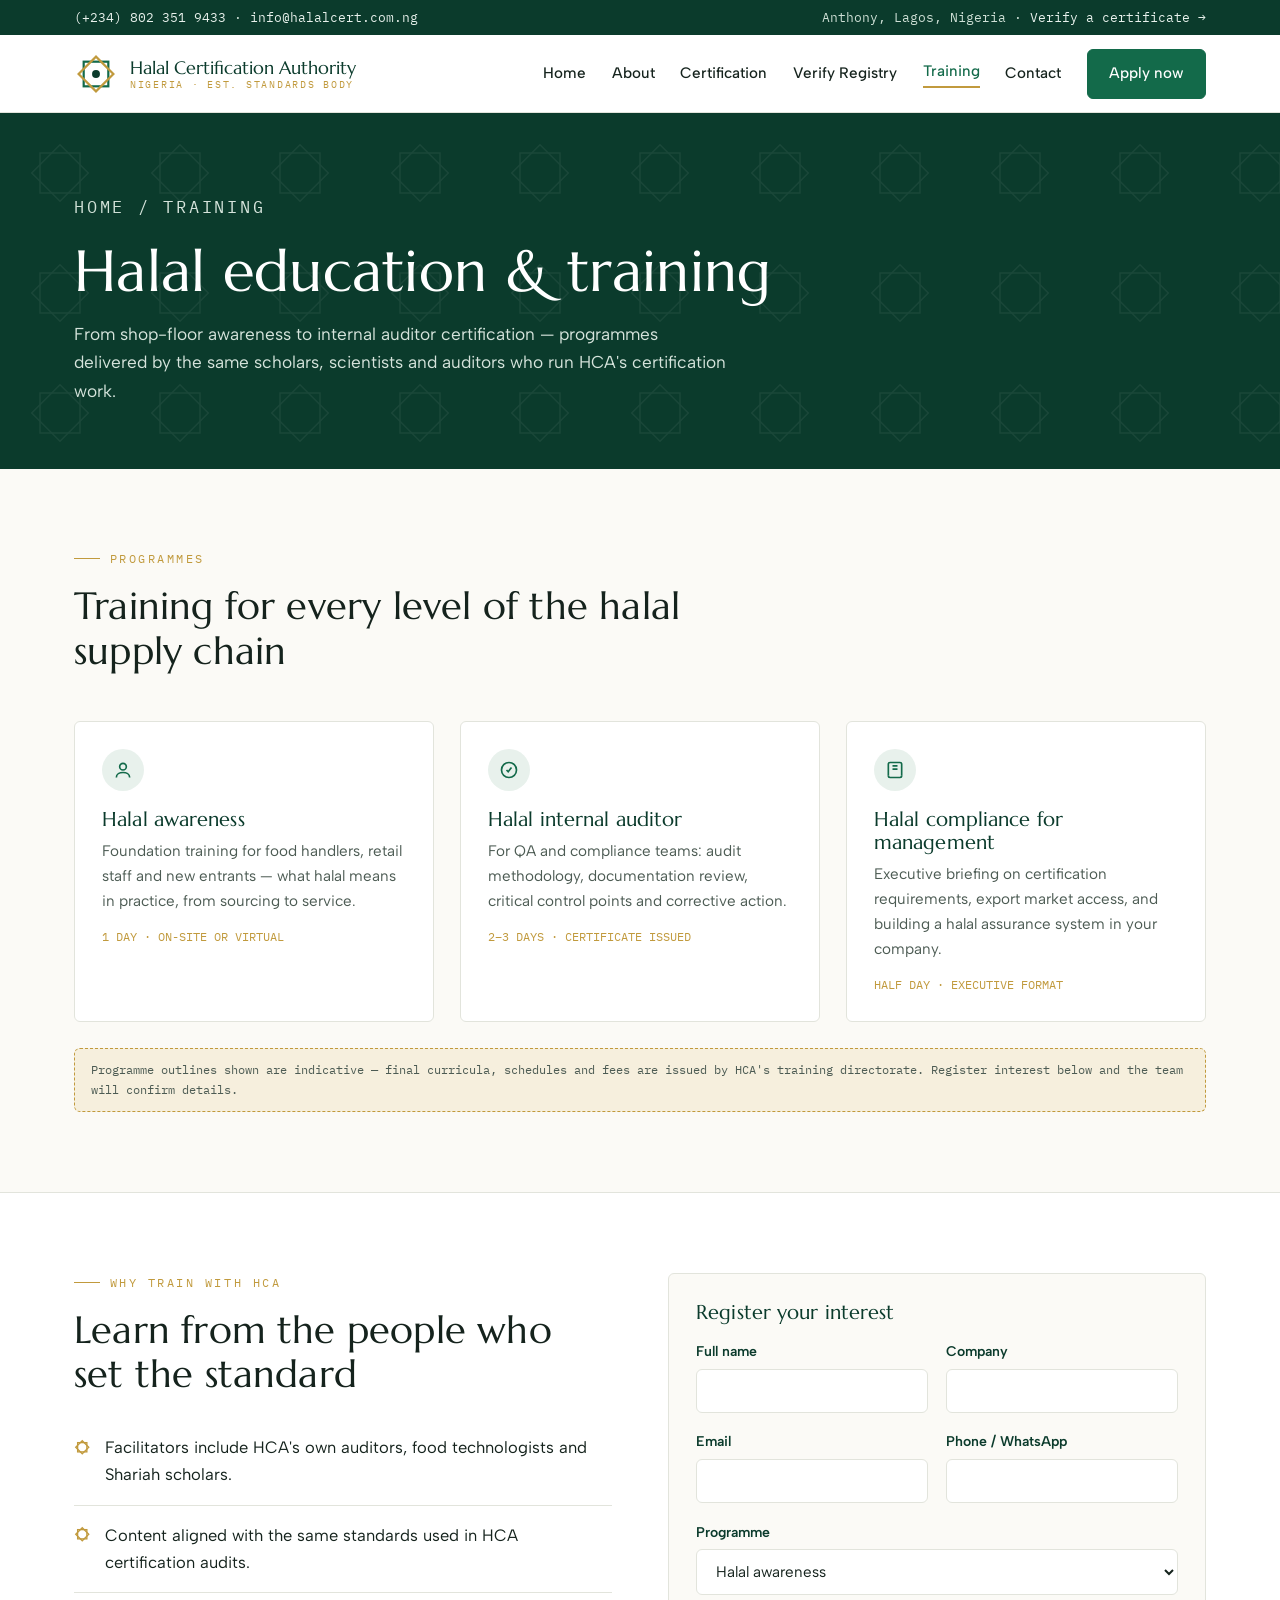
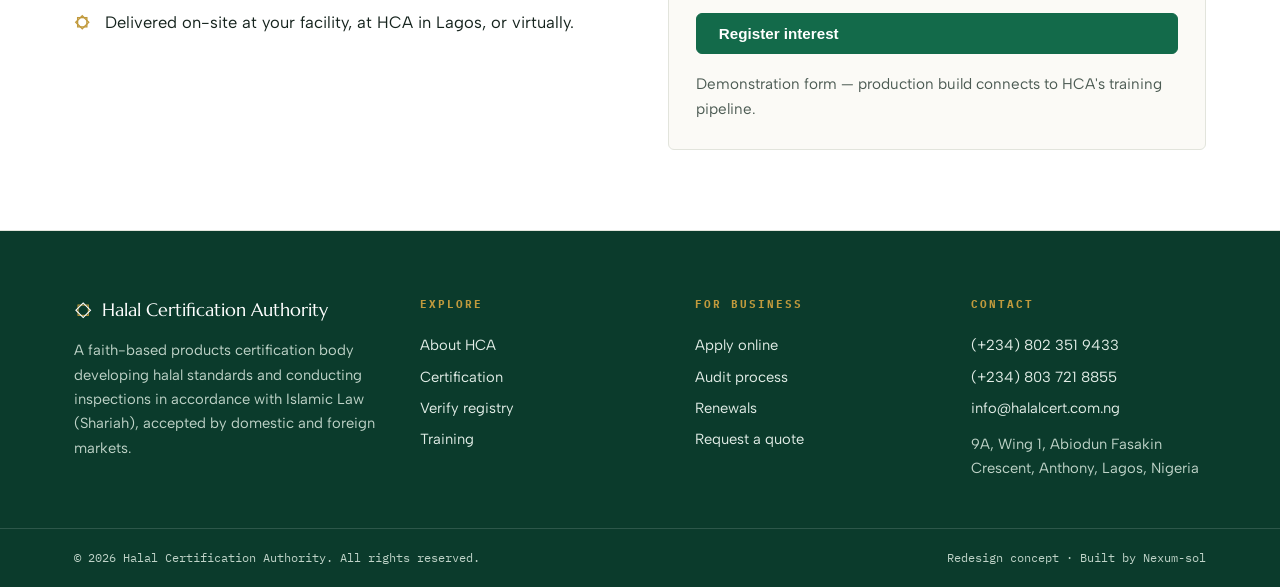
<file: training.html>
<!DOCTYPE html>
<html lang="en">
<head>
<meta charset="UTF-8">
<meta name="viewport" content="width=device-width, initial-scale=1">
<title>Training — Halal Education &amp; Training | HCA</title>
<meta name="description" content="Halal awareness, internal auditor and management compliance training from the Halal Certification Authority, Nigeria.">
<link rel="preconnect" href="https://fonts.googleapis.com">
<link rel="preconnect" href="https://fonts.gstatic.com" crossorigin>
<link href="https://fonts.googleapis.com/css2?family=Marcellus&family=Albert+Sans:wght@400;500;600;700&family=IBM+Plex+Mono:wght@400;500&display=swap" rel="stylesheet">
<link rel="stylesheet" href="styles.css">
</head>
<body>
<div class="topbar">
  <div class="wrap">
    <div><a href="tel:+2348023519433">(+234) 802 351 9433</a> · <a href="mailto:info@halalcert.com.ng">info@halalcert.com.ng</a></div>
    <div>Anthony, Lagos, Nigeria · <a href="verify.html">Verify a certificate →</a></div>
  </div>
</div>

<header class="site">
  <div class="wrap">
    <a class="brand" href="index.html" aria-label="Halal Certification Authority home">
      <svg class="mark" viewBox="0 0 100 100" aria-hidden="true">
        <rect x="22" y="22" width="56" height="56" fill="none" stroke="#136A4A" stroke-width="5"/>
        <rect x="22" y="22" width="56" height="56" fill="none" stroke="#C19A3D" stroke-width="5" transform="rotate(45 50 50)"/>
        <circle cx="50" cy="50" r="9" fill="#0B3B2C"/>
      </svg>
      <span class="name">Halal Certification Authority<small>Nigeria · Est. Standards Body</small></span>
    </a>
    <button id="navToggle" aria-expanded="false" aria-controls="mainNav" aria-label="Menu">☰</button>
    <nav class="main" id="mainNav">
      <a href="index.html">Home</a>
      <a href="about.html">About</a>
      <a href="certification.html">Certification</a>
      <a href="verify.html">Verify Registry</a>
      <a href="training.html" aria-current="page">Training</a>
      <a href="contact.html">Contact</a>
      <a class="btn" href="certification.html#apply">Apply now</a>
    </nav>
  </div>
</header>
<section class="page-hero">
  <svg class="pattern" aria-hidden="true" width="100%" height="100%">
    <defs>
      <pattern id="stars" width="120" height="120" patternUnits="userSpaceOnUse">
        <rect x="40" y="40" width="40" height="40" fill="none" stroke="#fff" stroke-width="1.5"/>
        <rect x="40" y="40" width="40" height="40" fill="none" stroke="#fff" stroke-width="1.5" transform="rotate(45 60 60)"/>
      </pattern>
    </defs>
    <rect width="100%" height="100%" fill="url(#stars)"/>
  </svg>
  <div class="wrap">
    <p class="crumb"><a href="index.html">Home</a> / Training</p>
    <h1>Halal education &amp; training</h1>
    <p>From shop-floor awareness to internal auditor certification — programmes delivered by the same scholars, scientists and auditors who run HCA's certification work.</p>
  </div>
</section>

<section class="block">
  <div class="wrap">
    <div class="sect-head">
      <p class="eyebrow">Programmes</p>
      <h2>Training for every level of the halal supply chain</h2>
    </div>
    <div class="grid3">
      <div class="card">
        <div class="ic"><svg width="20" height="20" viewBox="0 0 24 24" fill="none" stroke="currentColor" stroke-width="2"><circle cx="12" cy="8" r="4"/><path d="M4 21c0-4 4-6 8-6s8 2 8 6"/></svg></div>
        <h3>Halal awareness</h3>
        <p>Foundation training for food handlers, retail staff and new entrants — what halal means in practice, from sourcing to service.</p>
        <p class="mono" style="font-size:.74rem;margin-top:.8rem;color:var(--gold)">1 DAY · ON-SITE OR VIRTUAL</p>
      </div>
      <div class="card">
        <div class="ic"><svg width="20" height="20" viewBox="0 0 24 24" fill="none" stroke="currentColor" stroke-width="2"><path d="M9 12l2 2 4-5"/><circle cx="12" cy="12" r="9"/></svg></div>
        <h3>Halal internal auditor</h3>
        <p>For QA and compliance teams: audit methodology, documentation review, critical control points and corrective action.</p>
        <p class="mono" style="font-size:.74rem;margin-top:.8rem;color:var(--gold)">2–3 DAYS · CERTIFICATE ISSUED</p>
      </div>
      <div class="card">
        <div class="ic"><svg width="20" height="20" viewBox="0 0 24 24" fill="none" stroke="currentColor" stroke-width="2"><path d="M4 19V5a2 2 0 012-2h12a2 2 0 012 2v14"/><path d="M4 19a2 2 0 002 2h12a2 2 0 002-2"/><path d="M9 7h6M9 11h6"/></svg></div>
        <h3>Halal compliance for management</h3>
        <p>Executive briefing on certification requirements, export market access, and building a halal assurance system in your company.</p>
        <p class="mono" style="font-size:.74rem;margin-top:.8rem;color:var(--gold)">HALF DAY · EXECUTIVE FORMAT</p>
      </div>
    </div>
    <p class="demo-note" style="margin-top:1.6rem">Programme outlines shown are indicative — final curricula, schedules and fees are issued by HCA's training directorate. Register interest below and the team will confirm details.</p>
  </div>
</section>

<section class="block tint">
  <div class="wrap">
    <div class="grid2" style="gap:3.5rem;align-items:start">
      <div>
        <p class="eyebrow">Why train with HCA</p>
        <h2>Learn from the people who set the standard</h2>
        <ul class="list-rule" style="margin-top:1.4rem">
          <li><svg class="star" viewBox="0 0 100 100" width="16" height="16"><rect x="22" y="22" width="56" height="56" fill="none" stroke="currentColor" stroke-width="8"/><rect x="22" y="22" width="56" height="56" fill="none" stroke="currentColor" stroke-width="8" transform="rotate(45 50 50)"/></svg><div>Facilitators include HCA's own auditors, food technologists and Shariah scholars.</div></li>
          <li><svg class="star" viewBox="0 0 100 100" width="16" height="16"><rect x="22" y="22" width="56" height="56" fill="none" stroke="currentColor" stroke-width="8"/><rect x="22" y="22" width="56" height="56" fill="none" stroke="currentColor" stroke-width="8" transform="rotate(45 50 50)"/></svg><div>Content aligned with the same standards used in HCA certification audits.</div></li>
          <li><svg class="star" viewBox="0 0 100 100" width="16" height="16"><rect x="22" y="22" width="56" height="56" fill="none" stroke="currentColor" stroke-width="8"/><rect x="22" y="22" width="56" height="56" fill="none" stroke="currentColor" stroke-width="8" transform="rotate(45 50 50)"/></svg><div>Delivered on-site at your facility, at HCA in Lagos, or virtually.</div></li>
        </ul>
      </div>
      <div class="card">
        <h3>Register your interest</h3>
        <form class="std" style="margin-top:1rem" onsubmit="event.preventDefault(); this.innerHTML='<h3>Request received</h3><p style=\'margin-top:.6rem\'>Thank you — the training team will contact you with upcoming dates and fees.</p>';">
          <div class="row">
            <div><label for="tName">Full name</label><input id="tName" required></div>
            <div><label for="tCompany">Company</label><input id="tCompany"></div>
          </div>
          <div class="row">
            <div><label for="tEmail">Email</label><input id="tEmail" type="email" required></div>
            <div><label for="tPhone">Phone / WhatsApp</label><input id="tPhone" type="tel"></div>
          </div>
          <div>
            <label for="tCourse">Programme</label>
            <select id="tCourse">
              <option>Halal awareness</option>
              <option>Halal internal auditor</option>
              <option>Halal compliance for management</option>
            </select>
          </div>
          <button class="btn" type="submit">Register interest</button>
          <p class="form-note">Demonstration form — production build connects to HCA's training pipeline.</p>
        </form>
      </div>
    </div>
  </div>
</section>
<footer class="site">
  <div class="wrap">
    <div>
      <div class="brandline">
        <svg class="star" viewBox="0 0 100 100" width="22" height="22"><rect x="22" y="22" width="56" height="56" fill="none" stroke="#C19A3D" stroke-width="6"/><rect x="22" y="22" width="56" height="56" fill="none" stroke="#fff" stroke-width="6" transform="rotate(45 50 50)"/></svg>
        Halal Certification Authority
      </div>
      <p>A faith-based products certification body developing halal standards and conducting inspections in accordance with Islamic Law (Shariah), accepted by domestic and foreign markets.</p>
    </div>
    <div>
      <h4>Explore</h4>
      <a href="about.html">About HCA</a>
      <a href="certification.html">Certification</a>
      <a href="verify.html">Verify registry</a>
      <a href="training.html">Training</a>
    </div>
    <div>
      <h4>For business</h4>
      <a href="certification.html#apply">Apply online</a>
      <a href="certification.html#process">Audit process</a>
      <a href="certification.html#renewal">Renewals</a>
      <a href="contact.html">Request a quote</a>
    </div>
    <div>
      <h4>Contact</h4>
      <a href="tel:+2348023519433">(+234) 802 351 9433</a>
      <a href="tel:+2348037218855">(+234) 803 721 8855</a>
      <a href="mailto:info@halalcert.com.ng">info@halalcert.com.ng</a>
      <p style="margin-top:.5rem">9A, Wing 1, Abiodun Fasakin Crescent, Anthony, Lagos, Nigeria</p>
    </div>
  </div>
  <div class="legal">
    <div class="wrap">
      <span>© <span data-year>2026</span> Halal Certification Authority. All rights reserved.</span>
      <span>Redesign concept · Built by Nexum-sol</span>
    </div>
  </div>
</footer>

<script src="main.js"></script>
</body>
</html>
</file>
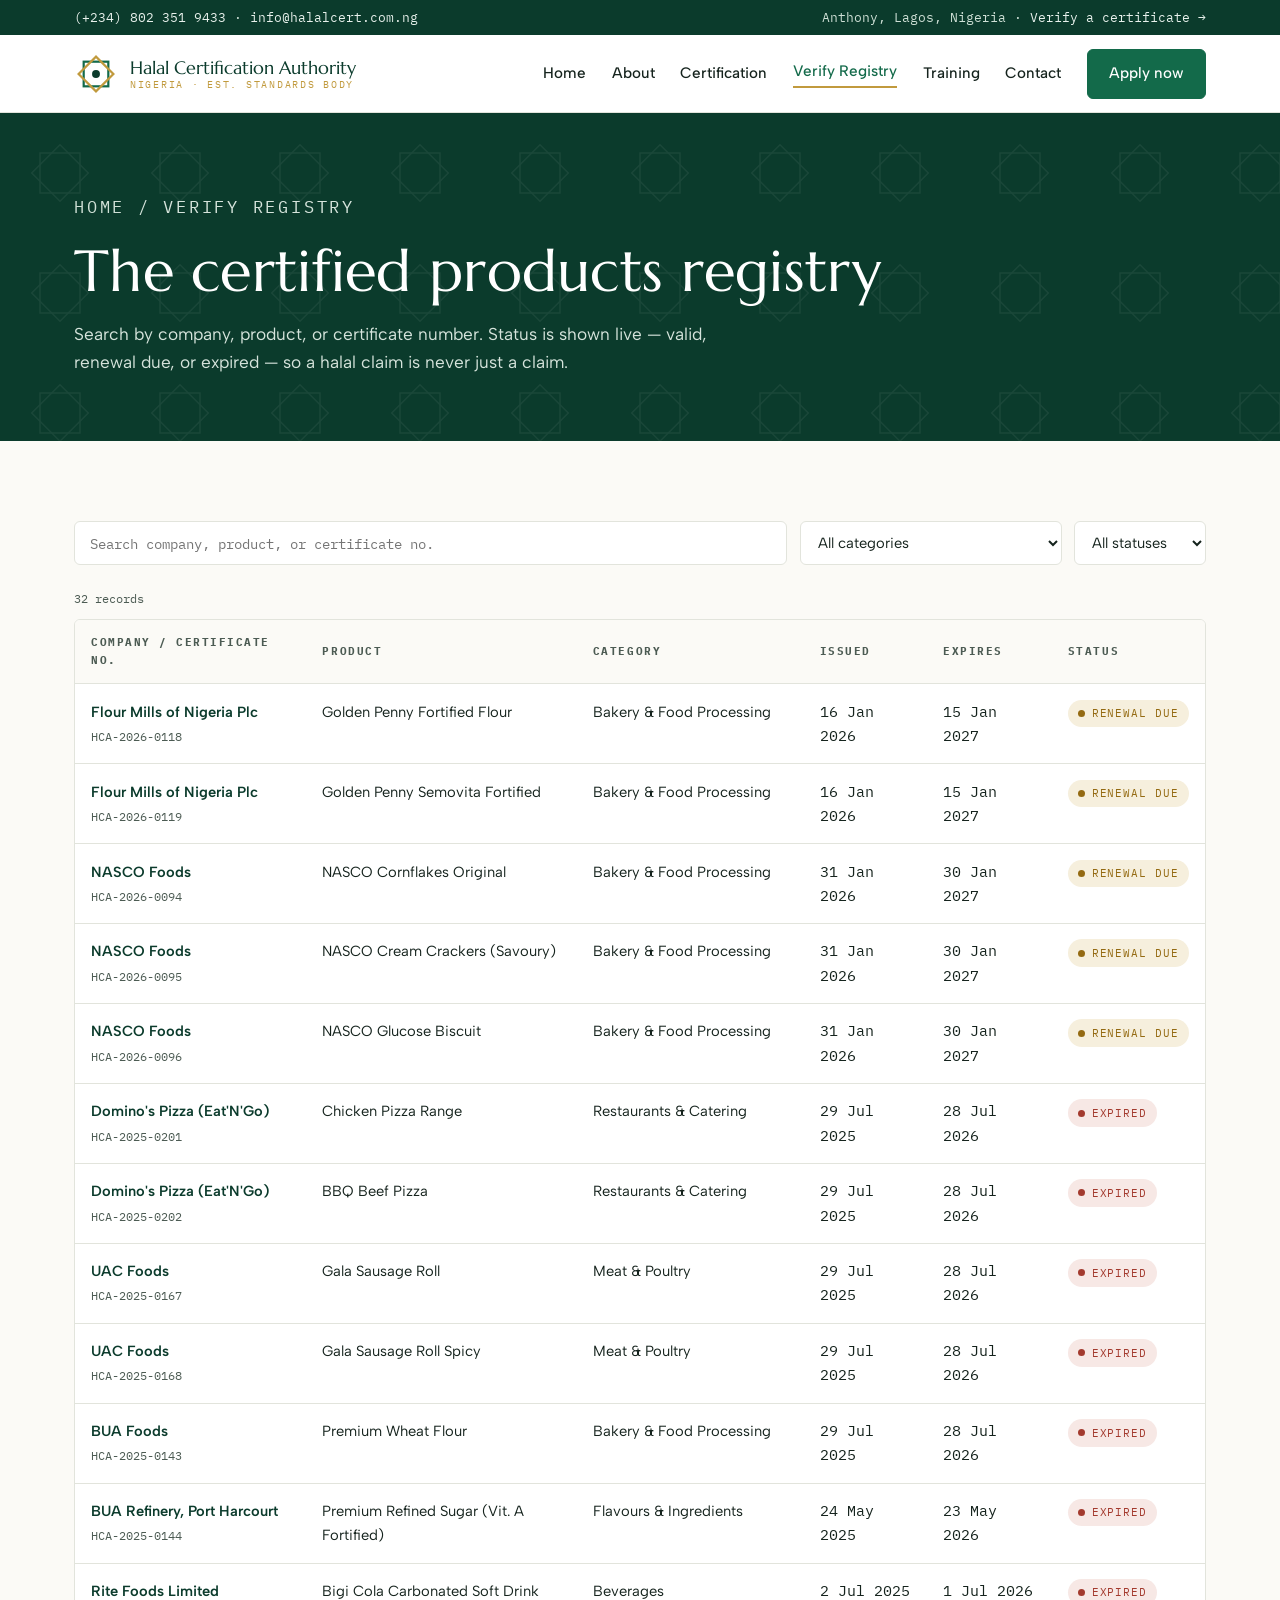
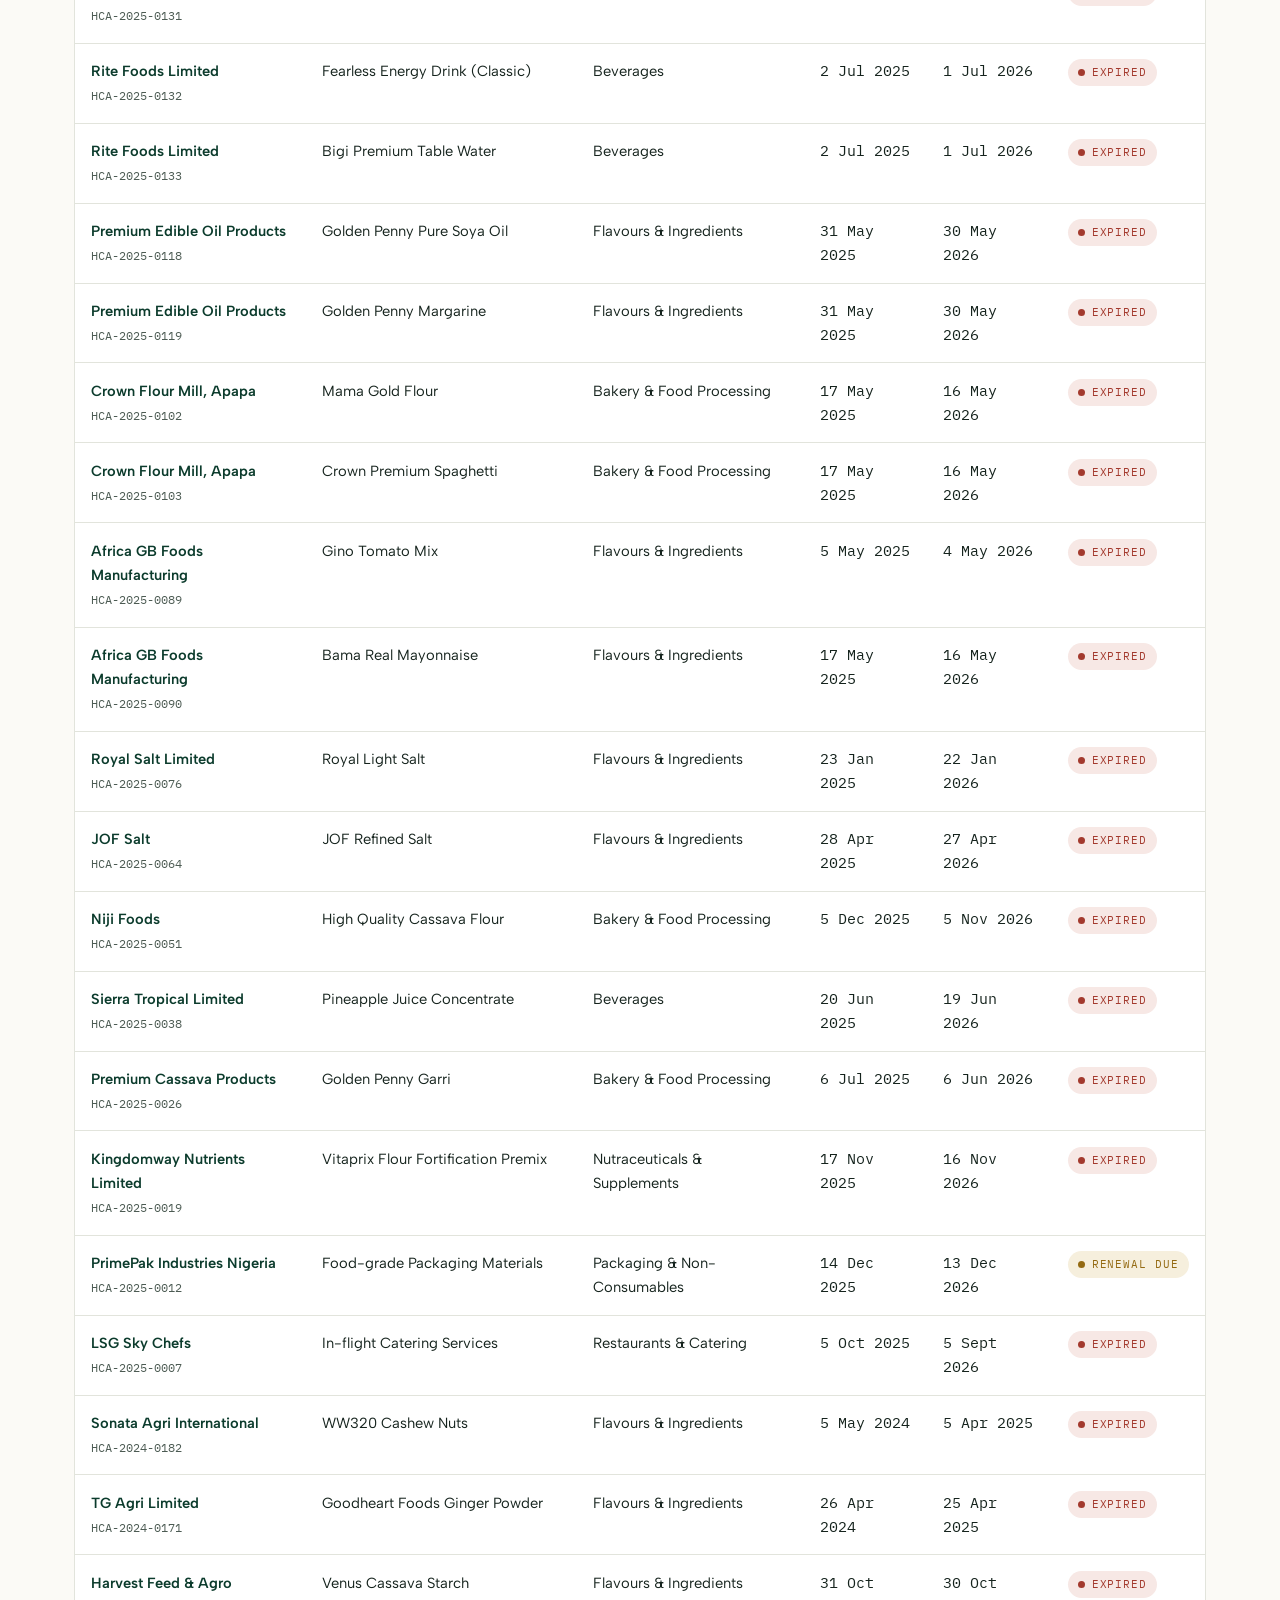
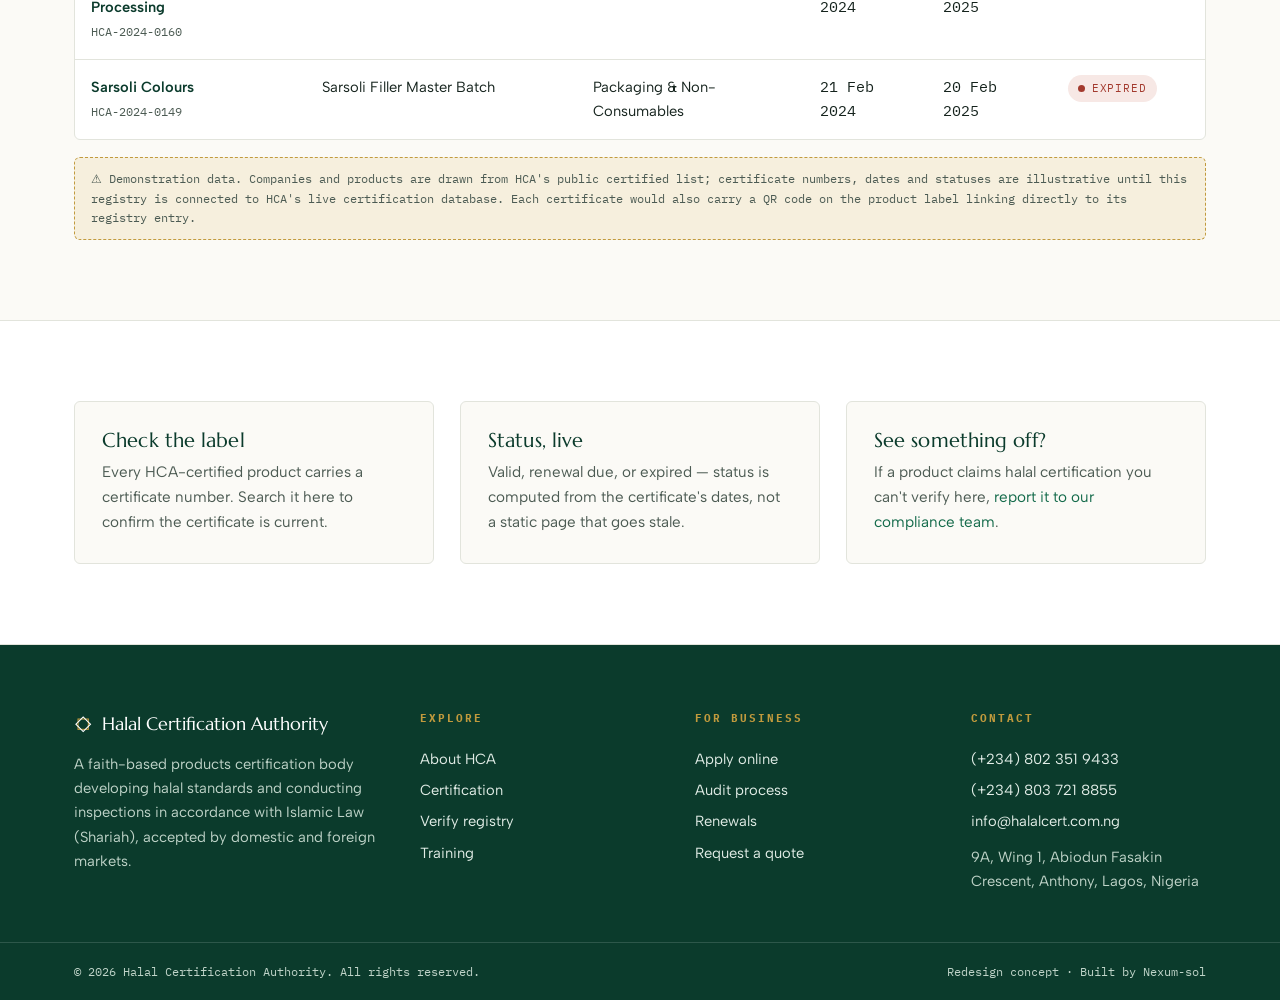
<file: verify.html>
<!DOCTYPE html>
<html lang="en">
<head>
<meta charset="UTF-8">
<meta name="viewport" content="width=device-width, initial-scale=1">
<title>Verify a Certificate — Certified Products Registry | HCA</title>
<meta name="description" content="Search the HCA registry of halal-certified products and companies in Nigeria. Check certificate numbers, status and expiry dates.">
<link rel="preconnect" href="https://fonts.googleapis.com">
<link rel="preconnect" href="https://fonts.gstatic.com" crossorigin>
<link href="https://fonts.googleapis.com/css2?family=Marcellus&family=Albert+Sans:wght@400;500;600;700&family=IBM+Plex+Mono:wght@400;500&display=swap" rel="stylesheet">
<link rel="stylesheet" href="styles.css">
</head>
<body>
<div class="topbar">
  <div class="wrap">
    <div><a href="tel:+2348023519433">(+234) 802 351 9433</a> · <a href="mailto:info@halalcert.com.ng">info@halalcert.com.ng</a></div>
    <div>Anthony, Lagos, Nigeria · <a href="verify.html">Verify a certificate →</a></div>
  </div>
</div>

<header class="site">
  <div class="wrap">
    <a class="brand" href="index.html" aria-label="Halal Certification Authority home">
      <svg class="mark" viewBox="0 0 100 100" aria-hidden="true">
        <rect x="22" y="22" width="56" height="56" fill="none" stroke="#136A4A" stroke-width="5"/>
        <rect x="22" y="22" width="56" height="56" fill="none" stroke="#C19A3D" stroke-width="5" transform="rotate(45 50 50)"/>
        <circle cx="50" cy="50" r="9" fill="#0B3B2C"/>
      </svg>
      <span class="name">Halal Certification Authority<small>Nigeria · Est. Standards Body</small></span>
    </a>
    <button id="navToggle" aria-expanded="false" aria-controls="mainNav" aria-label="Menu">☰</button>
    <nav class="main" id="mainNav">
      <a href="index.html">Home</a>
      <a href="about.html">About</a>
      <a href="certification.html">Certification</a>
      <a href="verify.html" aria-current="page">Verify Registry</a>
      <a href="training.html">Training</a>
      <a href="contact.html">Contact</a>
      <a class="btn" href="certification.html#apply">Apply now</a>
    </nav>
  </div>
</header>
<section class="page-hero">
  <svg class="pattern" aria-hidden="true" width="100%" height="100%">
    <defs>
      <pattern id="stars" width="120" height="120" patternUnits="userSpaceOnUse">
        <rect x="40" y="40" width="40" height="40" fill="none" stroke="#fff" stroke-width="1.5"/>
        <rect x="40" y="40" width="40" height="40" fill="none" stroke="#fff" stroke-width="1.5" transform="rotate(45 60 60)"/>
      </pattern>
    </defs>
    <rect width="100%" height="100%" fill="url(#stars)"/>
  </svg>
  <div class="wrap">
    <p class="crumb"><a href="index.html">Home</a> / Verify Registry</p>
    <h1>The certified products registry</h1>
    <p>Search by company, product, or certificate number. Status is shown live — valid, renewal due, or expired — so a halal claim is never just a claim.</p>
  </div>
</section>

<section class="block">
  <div class="wrap">
    <div class="registry-tools">
      <input type="search" id="regSearch" placeholder="Search company, product, or certificate no." aria-label="Search registry">
      <select id="regCategory" aria-label="Filter by category"><option value="">All categories</option></select>
      <select id="regStatus" aria-label="Filter by status">
        <option value="">All statuses</option>
        <option value="valid">Valid</option>
        <option value="renewal">Renewal due</option>
        <option value="expired">Expired</option>
      </select>
    </div>
    <p class="mono" id="regCount" style="font-size:.78rem;color:var(--ink-soft);margin-bottom:.7rem"></p>
    <div class="table-wrap">
      <table class="registry">
        <thead>
          <tr><th>Company / Certificate no.</th><th>Product</th><th>Category</th><th>Issued</th><th>Expires</th><th>Status</th></tr>
        </thead>
        <tbody id="registryBody"></tbody>
      </table>
    </div>
    <p class="demo-note">⚠ Demonstration data. Companies and products are drawn from HCA's public certified list; certificate numbers, dates and statuses are illustrative until this registry is connected to HCA's live certification database. Each certificate would also carry a QR code on the product label linking directly to its registry entry.</p>
  </div>
</section>

<section class="block tint">
  <div class="wrap">
    <div class="grid3">
      <div class="card"><h3>Check the label</h3><p>Every HCA-certified product carries a certificate number. Search it here to confirm the certificate is current.</p></div>
      <div class="card"><h3>Status, live</h3><p>Valid, renewal due, or expired — status is computed from the certificate's dates, not a static page that goes stale.</p></div>
      <div class="card"><h3>See something off?</h3><p>If a product claims halal certification you can't verify here, <a href="contact.html">report it to our compliance team</a>.</p></div>
    </div>
  </div>
</section>
<footer class="site">
  <div class="wrap">
    <div>
      <div class="brandline">
        <svg class="star" viewBox="0 0 100 100" width="22" height="22"><rect x="22" y="22" width="56" height="56" fill="none" stroke="#C19A3D" stroke-width="6"/><rect x="22" y="22" width="56" height="56" fill="none" stroke="#fff" stroke-width="6" transform="rotate(45 50 50)"/></svg>
        Halal Certification Authority
      </div>
      <p>A faith-based products certification body developing halal standards and conducting inspections in accordance with Islamic Law (Shariah), accepted by domestic and foreign markets.</p>
    </div>
    <div>
      <h4>Explore</h4>
      <a href="about.html">About HCA</a>
      <a href="certification.html">Certification</a>
      <a href="verify.html">Verify registry</a>
      <a href="training.html">Training</a>
    </div>
    <div>
      <h4>For business</h4>
      <a href="certification.html#apply">Apply online</a>
      <a href="certification.html#process">Audit process</a>
      <a href="certification.html#renewal">Renewals</a>
      <a href="contact.html">Request a quote</a>
    </div>
    <div>
      <h4>Contact</h4>
      <a href="tel:+2348023519433">(+234) 802 351 9433</a>
      <a href="tel:+2348037218855">(+234) 803 721 8855</a>
      <a href="mailto:info@halalcert.com.ng">info@halalcert.com.ng</a>
      <p style="margin-top:.5rem">9A, Wing 1, Abiodun Fasakin Crescent, Anthony, Lagos, Nigeria</p>
    </div>
  </div>
  <div class="legal">
    <div class="wrap">
      <span>© <span data-year>2026</span> Halal Certification Authority. All rights reserved.</span>
      <span>Redesign concept · Built by Nexum-sol</span>
    </div>
  </div>
</footer>

<script src="main.js"></script>
</body>
</html>
</file>
<file: styles.css>
/* ============================================================
   Halal Certification Authority — Design System
   Palette: brand greens from HCA identity + certification gold
   Type: Marcellus (display) · Albert Sans (body) · IBM Plex Mono (records)
   ============================================================ */

:root{
  --green-deep:#0B3B2C;
  --green:#136A4A;
  --green-soft:#E8F1EC;
  --gold:#C19A3D;
  --gold-soft:#F6EFDD;
  --ivory:#FBFAF6;
  --white:#FFFFFF;
  --ink:#15231D;
  --ink-soft:#4C5B53;
  --line:#E2E4DC;
  --valid:#136A4A;
  --expired:#A33A2E;
  --pending:#946A12;

  --font-display:'Marcellus', serif;
  --font-body:'Albert Sans', system-ui, sans-serif;
  --font-mono:'IBM Plex Mono', monospace;

  --maxw:1180px;
  --radius:6px;
  --shadow:0 10px 30px -12px rgba(11,59,44,.18);
}

*{margin:0;padding:0;box-sizing:border-box}
html{scroll-behavior:smooth}
@media (prefers-reduced-motion: reduce){
  html{scroll-behavior:auto}
  *,*::before,*::after{animation:none!important;transition:none!important}
}

body{
  font-family:var(--font-body);
  color:var(--ink);
  background:var(--ivory);
  line-height:1.65;
  font-size:16.5px;
  -webkit-font-smoothing:antialiased;
}

img{max-width:100%;display:block}
a{color:var(--green);text-decoration:none}
a:hover{text-decoration:underline}
:focus-visible{outline:3px solid var(--gold);outline-offset:2px}

.wrap{max-width:var(--maxw);margin:0 auto;padding:0 24px}

h1,h2,h3,.display{font-family:var(--font-display);font-weight:400;line-height:1.15;letter-spacing:.005em}
h1{font-size:clamp(2.3rem,5vw,3.6rem)}
h2{font-size:clamp(1.7rem,3.4vw,2.4rem)}
h3{font-size:1.25rem}
.lead{font-size:1.15rem;color:var(--ink-soft);max-width:62ch}
.eyebrow{
  font-family:var(--font-mono);font-size:.72rem;letter-spacing:.22em;
  text-transform:uppercase;color:var(--gold);display:flex;align-items:center;gap:.6rem;
  margin-bottom:1rem;
}
.eyebrow::before{content:"";width:26px;height:1px;background:var(--gold)}
.mono{font-family:var(--font-mono);font-size:.85em}

.star{width:1em;height:1em;flex:none}

.topbar{
  background:var(--green-deep);color:#CFE0D6;font-size:.8rem;
  font-family:var(--font-mono);
}
.topbar .wrap{display:flex;justify-content:space-between;gap:1rem;padding-top:.45rem;padding-bottom:.45rem;flex-wrap:wrap}
.topbar a{color:#E8F1EC}

header.site{
  background:var(--white);border-bottom:1px solid var(--line);
  position:sticky;top:0;z-index:50;
}
header.site .wrap{display:flex;align-items:center;justify-content:space-between;gap:1.5rem;padding-top:.85rem;padding-bottom:.85rem}
.brand{display:flex;align-items:center;gap:.75rem;text-decoration:none!important}
.brand .mark{width:44px;height:44px}
.brand .name{font-family:var(--font-display);color:var(--green-deep);font-size:1.12rem;line-height:1.15}
.brand .name small{display:block;font-family:var(--font-mono);font-size:.6rem;letter-spacing:.18em;text-transform:uppercase;color:var(--gold)}

nav.main{display:flex;align-items:center;gap:1.6rem}
nav.main a{color:var(--ink);font-weight:500;font-size:.95rem}
nav.main a:hover{color:var(--green);text-decoration:none}
nav.main a[aria-current="page"]{color:var(--green);border-bottom:2px solid var(--gold);padding-bottom:2px}
.btn{
  display:inline-flex;align-items:center;gap:.55rem;
  background:var(--green);color:#fff!important;font-weight:600;font-size:.95rem;
  padding:.7rem 1.35rem;border-radius:var(--radius);border:1px solid var(--green);
  cursor:pointer;text-decoration:none!important;transition:background .15s;
}
.btn:hover{background:var(--green-deep)}
.btn.gold{background:var(--gold);border-color:var(--gold);color:var(--green-deep)!important}
.btn.gold:hover{filter:brightness(.95)}
.btn.ghost{background:transparent;color:var(--white)!important;border-color:rgba(255,255,255,.45)}
.btn.ghost:hover{background:rgba(255,255,255,.1)}
.btn.outline{background:transparent;color:var(--green)!important;border-color:var(--green)}
.btn.outline:hover{background:var(--green-soft)}

#navToggle{display:none;background:none;border:1px solid var(--line);border-radius:var(--radius);padding:.45rem .6rem;cursor:pointer;color:var(--green-deep)}

.hero{
  background:
    radial-gradient(1100px 480px at 85% -10%, rgba(193,154,61,.16), transparent 60%),
    var(--green-deep);
  color:#fff;position:relative;overflow:hidden;
}
.hero .pattern{position:absolute;inset:0;opacity:.06;pointer-events:none}
.hero .wrap{position:relative;display:grid;grid-template-columns:1.15fr .85fr;gap:3.5rem;padding-top:5.5rem;padding-bottom:5.5rem;align-items:center}
.hero h1{color:#fff}
.hero h1 em{font-style:normal;color:var(--gold)}
.hero p{color:#D6E4DC;margin:1.4rem 0 2.1rem;max-width:54ch;font-size:1.12rem}
.hero .actions{display:flex;gap:.9rem;flex-wrap:wrap}

.verify-card{
  background:var(--white);color:var(--ink);border-radius:10px;box-shadow:var(--shadow);
  padding:1.8rem;border-top:4px solid var(--gold);
}
.verify-card h3{display:flex;align-items:center;gap:.6rem;color:var(--green-deep);margin-bottom:.35rem}
.verify-card p{color:var(--ink-soft);font-size:.92rem;margin:0 0 1.1rem}
.verify-card form{display:flex;gap:.6rem}
.verify-card input{
  flex:1;font-family:var(--font-mono);font-size:.92rem;padding:.75rem .9rem;
  border:1.5px solid var(--line);border-radius:var(--radius);background:var(--ivory);
}
.verify-card input:focus{border-color:var(--green);outline:none}
.verify-card .hint{font-family:var(--font-mono);font-size:.72rem;color:var(--ink-soft);margin-top:.8rem}

.stats{background:var(--white);border-bottom:1px solid var(--line)}
.stats .wrap{display:grid;grid-template-columns:repeat(4,1fr);padding-top:2.2rem;padding-bottom:2.2rem;gap:1.5rem}
.stat .n{font-family:var(--font-display);font-size:2.2rem;color:var(--green-deep)}
.stat .n span{color:var(--gold)}
.stat .l{font-family:var(--font-mono);font-size:.72rem;letter-spacing:.14em;text-transform:uppercase;color:var(--ink-soft)}

section.block{padding:5rem 0}
section.block.tint{background:var(--white);border-block:1px solid var(--line)}
.sect-head{max-width:720px;margin-bottom:3rem}

.grid2{display:grid;grid-template-columns:repeat(2,1fr);gap:1.6rem}
.grid3{display:grid;grid-template-columns:repeat(3,1fr);gap:1.6rem}
.grid4{display:grid;grid-template-columns:repeat(4,1fr);gap:1.6rem}

.card{
  background:var(--white);border:1px solid var(--line);border-radius:var(--radius);
  padding:1.7rem;
}
.card .ic{width:42px;height:42px;border-radius:50%;background:var(--green-soft);display:flex;align-items:center;justify-content:center;color:var(--green);margin-bottom:1.05rem}
.card h3{color:var(--green-deep);margin-bottom:.5rem}
.card p{color:var(--ink-soft);font-size:.95rem}
.tint .card{background:var(--ivory)}

.steps{counter-reset:step;display:grid;grid-template-columns:repeat(5,1fr);gap:1.1rem}
.step{position:relative;background:var(--white);border:1px solid var(--line);border-radius:var(--radius);padding:1.4rem 1.2rem 1.2rem}
.step::before{
  counter-increment:step;content:"0" counter(step);
  font-family:var(--font-mono);font-size:.78rem;color:var(--gold);letter-spacing:.12em;
  display:block;margin-bottom:.7rem;
}
.step h4{font-size:.98rem;color:var(--green-deep);line-height:1.35;font-weight:600}
.step p{font-size:.85rem;color:var(--ink-soft);margin-top:.4rem}

.registry-tools{display:flex;gap:.8rem;flex-wrap:wrap;margin-bottom:1.4rem}
.registry-tools input[type="search"]{
  flex:1;min-width:230px;font-family:var(--font-mono);font-size:.9rem;
  padding:.7rem .95rem;border:1.5px solid var(--line);border-radius:var(--radius);background:var(--white);
}
.registry-tools select{
  font-family:var(--font-body);font-size:.92rem;padding:.7rem .8rem;
  border:1.5px solid var(--line);border-radius:var(--radius);background:var(--white);color:var(--ink);
}
.registry-tools input:focus,.registry-tools select:focus{border-color:var(--green);outline:none}

.table-wrap{overflow-x:auto;background:var(--white);border:1px solid var(--line);border-radius:var(--radius)}
table.registry{width:100%;border-collapse:collapse;min-width:780px}
table.registry th{
  font-family:var(--font-mono);font-size:.68rem;letter-spacing:.14em;text-transform:uppercase;
  text-align:left;color:var(--ink-soft);background:var(--ivory);
  padding:.85rem 1rem;border-bottom:1px solid var(--line);
}
table.registry td{padding:.95rem 1rem;border-bottom:1px solid var(--line);font-size:.92rem;vertical-align:top}
table.registry tr:last-child td{border-bottom:none}
table.registry td .co{font-weight:600;color:var(--green-deep)}
table.registry td .id{font-family:var(--font-mono);font-size:.78rem;color:var(--ink-soft)}

.badge{
  display:inline-flex;align-items:center;gap:.4rem;font-family:var(--font-mono);
  font-size:.7rem;letter-spacing:.08em;text-transform:uppercase;
  padding:.28rem .65rem;border-radius:99px;white-space:nowrap;
}
.badge::before{content:"";width:7px;height:7px;border-radius:50%;background:currentColor}
.badge.valid{color:var(--valid);background:var(--green-soft)}
.badge.expired{color:var(--expired);background:#F7E8E5}
.badge.renewal{color:var(--pending);background:var(--gold-soft)}

.demo-note{
  font-family:var(--font-mono);font-size:.74rem;color:var(--ink-soft);
  background:var(--gold-soft);border:1px dashed var(--gold);border-radius:var(--radius);
  padding:.7rem 1rem;margin-top:1.1rem;
}

.result-panel{margin-top:1rem;display:none}
.result-panel.show{display:block}

form.std{display:grid;gap:1.1rem}
form.std .row{display:grid;grid-template-columns:repeat(2,1fr);gap:1.1rem}
form.std label{font-weight:600;font-size:.88rem;color:var(--green-deep);display:block;margin-bottom:.35rem}
form.std input,form.std select,form.std textarea{
  width:100%;font-family:var(--font-body);font-size:.95rem;padding:.75rem .9rem;
  border:1.5px solid var(--line);border-radius:var(--radius);background:var(--white);color:var(--ink);
}
form.std input:focus,form.std select:focus,form.std textarea:focus{border-color:var(--green);outline:none}
form.std textarea{min-height:120px;resize:vertical}
.form-note{font-size:.83rem;color:var(--ink-soft)}

.list-rule{list-style:none}
.list-rule li{padding:1rem 0;border-bottom:1px solid var(--line);display:flex;gap:.9rem;align-items:flex-start}
.list-rule li:last-child{border-bottom:none}
.list-rule .star{color:var(--gold);margin-top:.3rem}

.team{display:grid;grid-template-columns:repeat(3,1fr);gap:1.6rem}
.member{background:var(--white);border:1px solid var(--line);border-radius:var(--radius);padding:1.5rem}
.member .init{
  width:54px;height:54px;border-radius:50%;background:var(--green-deep);color:var(--gold);
  font-family:var(--font-display);font-size:1.2rem;display:flex;align-items:center;justify-content:center;margin-bottom:1rem;
}
.member h3{font-size:1.05rem;color:var(--green-deep)}
.member .role{font-family:var(--font-mono);font-size:.72rem;letter-spacing:.1em;text-transform:uppercase;color:var(--gold);margin:.3rem 0 .6rem}
.member p{font-size:.88rem;color:var(--ink-soft)}

.logo-wall{display:flex;flex-wrap:wrap;gap:.7rem}
.logo-wall span{
  font-family:var(--font-mono);font-size:.78rem;color:var(--ink-soft);
  border:1px solid var(--line);background:var(--white);border-radius:99px;padding:.45rem .95rem;
}

.cta-band{background:var(--green-deep);color:#fff;position:relative;overflow:hidden}
.cta-band .pattern{position:absolute;inset:0;opacity:.06;pointer-events:none}
.cta-band .wrap{position:relative;display:flex;align-items:center;justify-content:space-between;gap:2rem;padding-top:3.6rem;padding-bottom:3.6rem;flex-wrap:wrap}
.cta-band h2{color:#fff;max-width:24ch}
.cta-band p{color:#CFE0D6;margin-top:.6rem;max-width:48ch}

.page-hero{background:var(--green-deep);color:#fff;position:relative;overflow:hidden}
.page-hero .pattern{position:absolute;inset:0;opacity:.06;pointer-events:none}
.page-hero .wrap{position:relative;padding-top:4rem;padding-bottom:4rem;max-width:var(--maxw)}
.page-hero h1{color:#fff}
.page-hero p{color:#D6E4DC;margin-top:1rem;max-width:60ch;font-size:1.08rem}
.crumb{font-family:var(--font-mono);font-size:.72rem;letter-spacing:.16em;text-transform:uppercase;color:var(--gold);margin-bottom:1rem}
.crumb a{color:#CFE0D6}

footer.site{background:var(--green-deep);color:#BFD3C8;font-size:.92rem}
footer.site .wrap{display:grid;grid-template-columns:1.3fr 1fr 1fr 1fr;gap:2.5rem;padding-top:4rem;padding-bottom:3rem}
footer.site h4{font-family:var(--font-mono);font-size:.7rem;letter-spacing:.18em;text-transform:uppercase;color:var(--gold);margin-bottom:1rem}
footer.site a{color:#E2EDE7;display:block;padding:.22rem 0}
footer.site .brandline{font-family:var(--font-display);color:#fff;font-size:1.15rem;margin-bottom:.8rem;display:flex;gap:.6rem;align-items:center}
footer.site .legal{border-top:1px solid rgba(255,255,255,.14)}
footer.site .legal .wrap{display:flex;justify-content:space-between;gap:1rem;padding-top:1.2rem;padding-bottom:1.2rem;font-family:var(--font-mono);font-size:.72rem;flex-wrap:wrap}

@media (max-width:980px){
  .hero .wrap{grid-template-columns:1fr;padding-top:4rem;padding-bottom:4rem}
  .stats .wrap{grid-template-columns:repeat(2,1fr)}
  .grid3,.grid4,.team{grid-template-columns:repeat(2,1fr)}
  .steps{grid-template-columns:repeat(2,1fr)}
  footer.site .wrap{grid-template-columns:1fr 1fr}
}
@media (max-width:680px){
  nav.main{
    display:none;position:absolute;top:100%;left:0;right:0;background:var(--white);
    flex-direction:column;align-items:stretch;padding:1rem 1.5rem;gap:0;border-bottom:1px solid var(--line);
    box-shadow:var(--shadow);
  }
  nav.main.open{display:flex}
  nav.main a{padding:.8rem 0;border-bottom:1px solid var(--line)}
  nav.main .btn{margin-top:1rem;justify-content:center}
  #navToggle{display:block}
  .grid2,.grid3,.grid4,.team,.steps{grid-template-columns:1fr}
  form.std .row{grid-template-columns:1fr}
  .verify-card form{flex-direction:column}
  footer.site .wrap{grid-template-columns:1fr}
  .topbar .wrap{justify-content:center}
}
</file>
